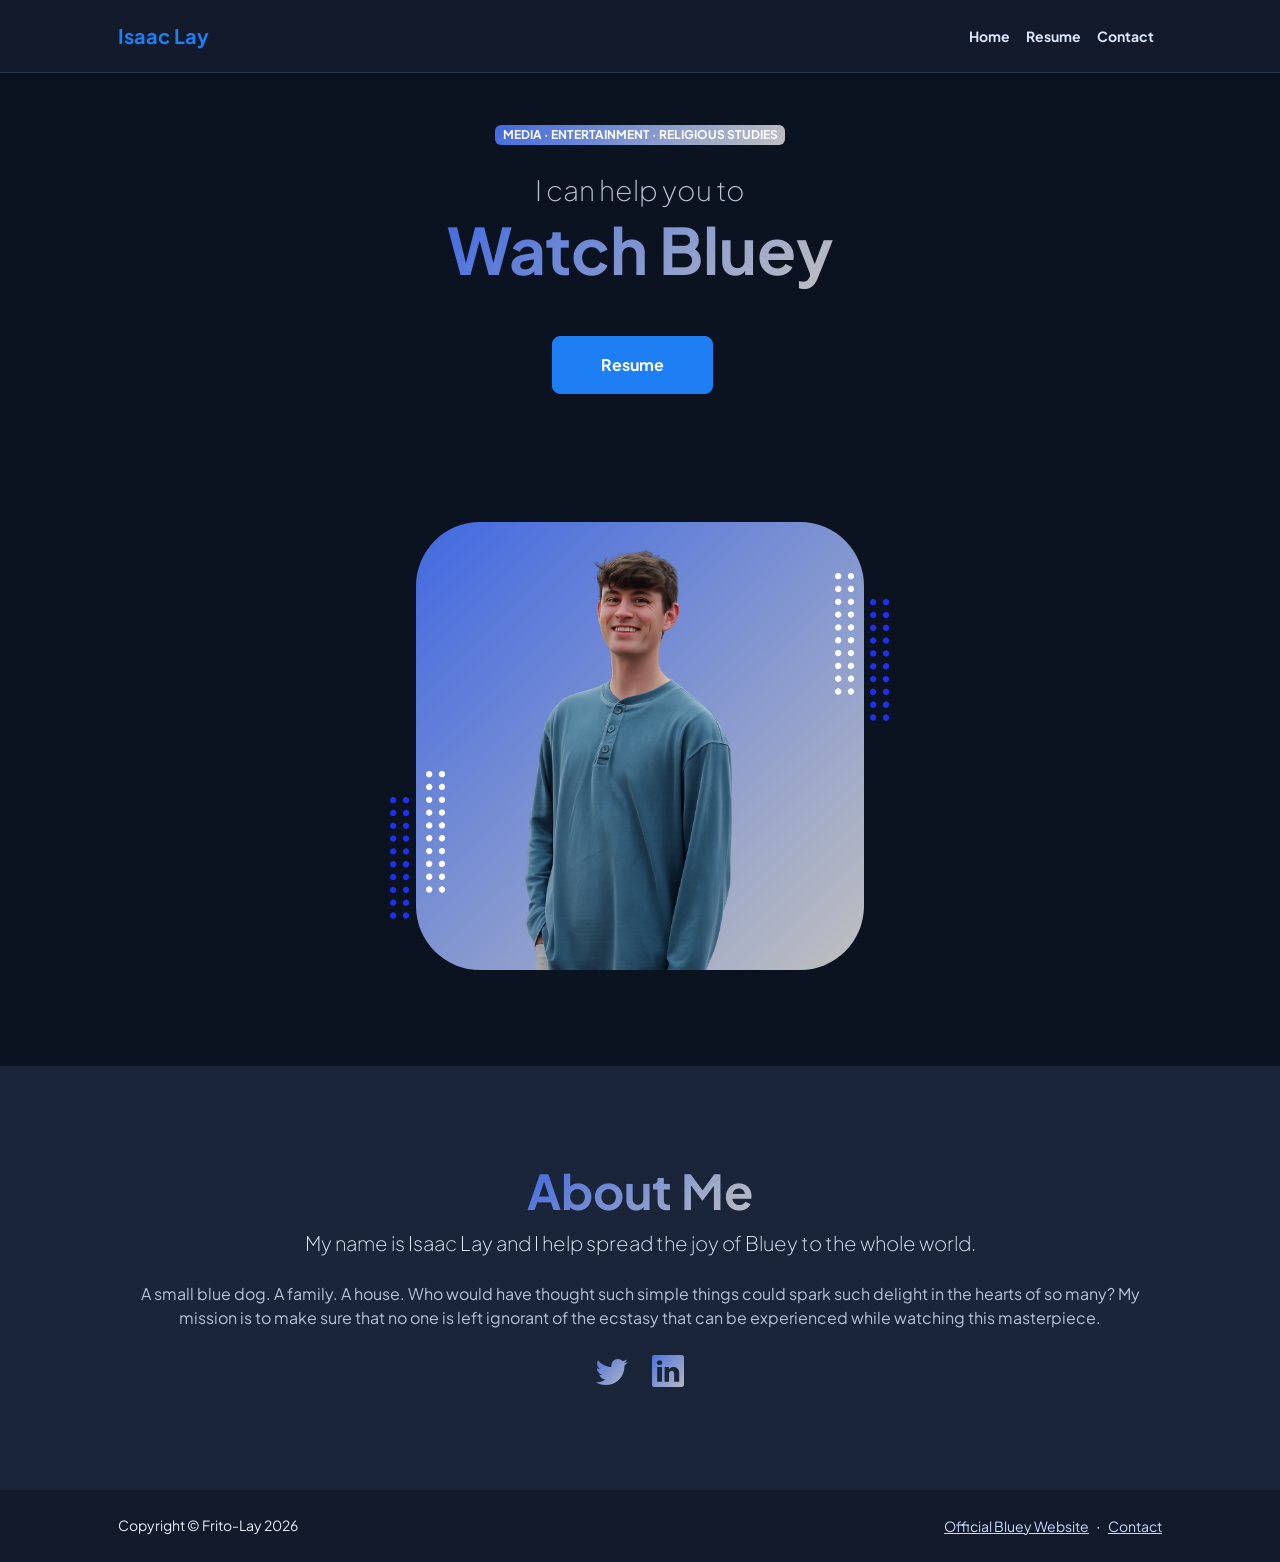
<file: index.html>
<!DOCTYPE html>
<html lang="en">
    <head>
        <meta charset="utf-8" />
        <meta name="viewport" content="width=device-width, initial-scale=1, shrink-to-fit=no" />
        <meta name="description" content="" />
        <meta name="author" content="" />
        <title>Isaac Lay</title>
        <!-- Favicon-->
        <link rel="icon" type="image/x-icon" href="assets/favicon.ico" />
        <!-- Custom Google font-->
        <link rel="preconnect" href="https://fonts.googleapis.com" />
        <link rel="preconnect" href="https://fonts.gstatic.com" crossorigin />
        <link href="https://fonts.googleapis.com/css2?family=Plus+Jakarta+Sans:wght@100;200;300;400;500;600;700;800;900&amp;display=swap" rel="stylesheet" />
        <!-- Bootstrap icons-->
        <link href="https://cdn.jsdelivr.net/npm/bootstrap-icons@1.8.1/font/bootstrap-icons.css" rel="stylesheet" />
        <!-- Core theme CSS (includes Bootstrap)-->
        <link href="css/styles.css" rel="stylesheet" />
    </head>
    <body class="d-flex flex-column h-100">
        <main class="flex-shrink-0">
            <!-- Navigation-->
            <nav class="navbar navbar-expand-lg navbar-light bg-white py-3">
                <div class="container px-5">
                    <a class="navbar-brand" href="index.html"><span class="fw-bolder text-primary">Isaac Lay</span></a>
                    <button class="navbar-toggler" type="button" data-bs-toggle="collapse" data-bs-target="#navbarSupportedContent" aria-controls="navbarSupportedContent" aria-expanded="false" aria-label="Toggle navigation"><span class="navbar-toggler-icon"></span></button>
                    <div class="collapse navbar-collapse" id="navbarSupportedContent">
                        <ul class="navbar-nav ms-auto mb-2 mb-lg-0 small fw-bolder">
                            <li class="nav-item"><a class="nav-link" href="index.html">Home</a></li>
                            <li class="nav-item"><a class="nav-link" href="resume.html">Resume</a></li>
                            <li class="nav-item"><a class="nav-link" href="contact.html">Contact</a></li>
                        </ul>
                    </div>
                </div>
            </nav>
            <!-- Header-->
            <header class="py-5">
                <div class="container px-5 pb-5">
                    <div class="row gx-5 align-items-center">
                        <div class="col-xxl-5">
                            <!-- Header text content-->
                            <div class="text-center text-xxl-start">
                                <div class="badge bg-gradient-primary-to-secondary text-white mb-4"><div class="text-uppercase">Media &middot; Entertainment &middot; Religious Studies</div></div>
                                <div class="fs-3 fw-light text-muted">I can help you to</div>
                                <h1 class="display-3 fw-bolder mb-5"><span class="text-gradient d-inline">Watch Bluey</span></h1>
                                <div class="d-grid gap-3 d-sm-flex justify-content-sm-center justify-content-xxl-start mb-3">
                                    <a class="btn btn-primary btn-lg px-5 py-3 me-sm-3 fs-6 fw-bolder" href="resume.html">Resume</a>
                                </div>
                            </div>
                        </div>
                        <div class="col-xxl-7">
                            <!-- Header profile picture-->
                            <div class="d-flex justify-content-center mt-5 mt-xxl-0">
                                <div class="profile bg-gradient-primary-to-secondary">
                                    <!-- TIP: For best results, use a photo with a transparent background like the demo example below-->
                                    <!-- Watch a tutorial on how to do this on YouTube (link)-->
                                    <img class="profile-img" src="images/me.png" alt="..."/>
                                    <div class="dots-1">
                                        <!-- SVG Dots-->
                                        <svg version="1.1" xmlns="http://www.w3.org/2000/svg" xmlns:xlink="http://www.w3.org/1999/xlink" x="0px" y="0px" viewBox="0 0 191.6 1215.4" style="enable-background: new 0 0 191.6 1215.4" xml:space="preserve">
                                            <g transform="translate(0.000000,1280.000000) scale(0.100000,-0.100000)">
                                                <path d="M227.7,12788.6c-105-35-200-141-222-248c-43-206,163-412,369-369c155,32,275,190,260,339c-11,105-90,213-190,262        C383.7,12801.6,289.7,12808.6,227.7,12788.6z"></path>
                                                <path d="M1507.7,12788.6c-151-50-253-216-222-362c25-119,136-230,254-255c194-41,395,142,375,339c-11,105-90,213-190,262        C1663.7,12801.6,1569.7,12808.6,1507.7,12788.6z"></path>
                                                <path d="M227.7,11508.6c-105-35-200-141-222-248c-43-206,163-412,369-369c155,32,275,190,260,339c-11,105-90,213-190,262        C383.7,11521.6,289.7,11528.6,227.7,11508.6z"></path>
                                                <path d="M1507.7,11508.6c-151-50-253-216-222-362c25-119,136-230,254-255c194-41,395,142,375,339c-11,105-90,213-190,262        C1663.7,11521.6,1569.7,11528.6,1507.7,11508.6z"></path>
                                                <path d="M227.7,10228.6c-105-35-200-141-222-248c-43-206,163-412,369-369c155,32,275,190,260,339c-11,105-90,213-190,262        C383.7,10241.6,289.7,10248.6,227.7,10228.6z"></path>
                                                <path d="M1507.7,10228.6c-105-35-200-141-222-248c-43-206,163-412,369-369c155,32,275,190,260,339c-11,105-90,213-190,262        C1663.7,10241.6,1569.7,10248.6,1507.7,10228.6z"></path>
                                                <path d="M227.7,8948.6c-105-35-200-141-222-248c-43-206,163-412,369-369c155,32,275,190,260,339c-11,105-90,213-190,262        C383.7,8961.6,289.7,8968.6,227.7,8948.6z"></path>
                                                <path d="M1507.7,8948.6c-105-35-200-141-222-248c-43-206,163-412,369-369c155,32,275,190,260,339c-11,105-90,213-190,262        C1663.7,8961.6,1569.7,8968.6,1507.7,8948.6z"></path>
                                                <path d="M227.7,7668.6c-105-35-200-141-222-248c-43-206,163-412,369-369c155,32,275,190,260,339c-11,105-90,213-190,262        C383.7,7681.6,289.7,7688.6,227.7,7668.6z"></path>
                                                <path d="M1507.7,7668.6c-105-35-200-141-222-248c-43-206,163-412,369-369c155,32,275,190,260,339c-11,105-90,213-190,262        C1663.7,7681.6,1569.7,7688.6,1507.7,7668.6z"></path>
                                                <path d="M227.7,6388.6c-105-35-200-141-222-248c-43-206,163-412,369-369c155,32,275,190,260,339c-11,105-90,213-190,262        C383.7,6401.6,289.7,6408.6,227.7,6388.6z"></path>
                                                <path d="M1507.7,6388.6c-105-35-200-141-222-248c-43-206,163-412,369-369c155,32,275,190,260,339c-11,105-90,213-190,262        C1663.7,6401.6,1569.7,6408.6,1507.7,6388.6z"></path>
                                                <path d="M227.7,5108.6c-105-35-200-141-222-248c-43-206,163-412,369-369c155,32,275,190,260,339c-11,105-90,213-190,262        C383.7,5121.6,289.7,5128.6,227.7,5108.6z"></path>
                                                <path d="M1507.7,5108.6c-105-35-200-141-222-248c-43-206,163-412,369-369c155,32,275,190,260,339c-11,105-90,213-190,262        C1663.7,5121.6,1569.7,5128.6,1507.7,5108.6z"></path>
                                                <path d="M227.7,3828.6c-105-35-200-141-222-248c-43-206,163-412,369-369c155,32,275,190,260,339c-11,105-90,213-190,262        C383.7,3841.6,289.7,3848.6,227.7,3828.6z"></path>
                                                <path d="M1507.7,3828.6c-105-35-200-141-222-248c-43-206,163-412,369-369c155,32,275,190,260,339c-11,105-90,213-190,262        C1663.7,3841.6,1569.7,3848.6,1507.7,3828.6z"></path>
                                                <path d="M227.7,2548.6c-105-35-200-141-222-248c-43-206,163-412,369-369c155,32,275,190,260,339c-11,105-90,213-190,262        C383.7,2561.6,289.7,2568.6,227.7,2548.6z"></path>
                                                <path d="M1507.7,2548.6c-105-35-200-141-222-248c-43-206,163-412,369-369c155,32,275,190,260,339c-11,105-90,213-190,262        C1663.7,2561.6,1569.7,2568.6,1507.7,2548.6z"></path>
                                                <path d="M227.7,1268.6c-105-35-200-141-222-248c-43-206,163-412,369-369c155,32,275,190,260,339c-11,105-90,213-190,262        C383.7,1281.6,289.7,1288.6,227.7,1268.6z"></path>
                                                <path d="M1507.7,1268.6c-105-35-200-141-222-248c-43-206,163-412,369-369c155,32,275,190,260,339c-11,105-90,213-190,262        C1663.7,1281.6,1569.7,1288.6,1507.7,1268.6z"></path>
                                            </g>
                                        </svg>
                                        <!-- END of SVG dots-->
                                    </div>
                                    <div class="dots-2">
                                        <!-- SVG Dots-->
                                        <svg version="1.1" xmlns="http://www.w3.org/2000/svg" xmlns:xlink="http://www.w3.org/1999/xlink" x="0px" y="0px" viewBox="0 0 191.6 1215.4" style="enable-background: new 0 0 191.6 1215.4" xml:space="preserve">
                                            <g transform="translate(0.000000,1280.000000) scale(0.100000,-0.100000)">
                                                <path d="M227.7,12788.6c-105-35-200-141-222-248c-43-206,163-412,369-369c155,32,275,190,260,339c-11,105-90,213-190,262        C383.7,12801.6,289.7,12808.6,227.7,12788.6z"></path>
                                                <path d="M1507.7,12788.6c-151-50-253-216-222-362c25-119,136-230,254-255c194-41,395,142,375,339c-11,105-90,213-190,262        C1663.7,12801.6,1569.7,12808.6,1507.7,12788.6z"></path>
                                                <path d="M227.7,11508.6c-105-35-200-141-222-248c-43-206,163-412,369-369c155,32,275,190,260,339c-11,105-90,213-190,262        C383.7,11521.6,289.7,11528.6,227.7,11508.6z"></path>
                                                <path d="M1507.7,11508.6c-151-50-253-216-222-362c25-119,136-230,254-255c194-41,395,142,375,339c-11,105-90,213-190,262        C1663.7,11521.6,1569.7,11528.6,1507.7,11508.6z"></path>
                                                <path d="M227.7,10228.6c-105-35-200-141-222-248c-43-206,163-412,369-369c155,32,275,190,260,339c-11,105-90,213-190,262        C383.7,10241.6,289.7,10248.6,227.7,10228.6z"></path>
                                                <path d="M1507.7,10228.6c-105-35-200-141-222-248c-43-206,163-412,369-369c155,32,275,190,260,339c-11,105-90,213-190,262        C1663.7,10241.6,1569.7,10248.6,1507.7,10228.6z"></path>
                                                <path d="M227.7,8948.6c-105-35-200-141-222-248c-43-206,163-412,369-369c155,32,275,190,260,339c-11,105-90,213-190,262        C383.7,8961.6,289.7,8968.6,227.7,8948.6z"></path>
                                                <path d="M1507.7,8948.6c-105-35-200-141-222-248c-43-206,163-412,369-369c155,32,275,190,260,339c-11,105-90,213-190,262        C1663.7,8961.6,1569.7,8968.6,1507.7,8948.6z"></path>
                                                <path d="M227.7,7668.6c-105-35-200-141-222-248c-43-206,163-412,369-369c155,32,275,190,260,339c-11,105-90,213-190,262        C383.7,7681.6,289.7,7688.6,227.7,7668.6z"></path>
                                                <path d="M1507.7,7668.6c-105-35-200-141-222-248c-43-206,163-412,369-369c155,32,275,190,260,339c-11,105-90,213-190,262        C1663.7,7681.6,1569.7,7688.6,1507.7,7668.6z"></path>
                                                <path d="M227.7,6388.6c-105-35-200-141-222-248c-43-206,163-412,369-369c155,32,275,190,260,339c-11,105-90,213-190,262        C383.7,6401.6,289.7,6408.6,227.7,6388.6z"></path>
                                                <path d="M1507.7,6388.6c-105-35-200-141-222-248c-43-206,163-412,369-369c155,32,275,190,260,339c-11,105-90,213-190,262        C1663.7,6401.6,1569.7,6408.6,1507.7,6388.6z"></path>
                                                <path d="M227.7,5108.6c-105-35-200-141-222-248c-43-206,163-412,369-369c155,32,275,190,260,339c-11,105-90,213-190,262        C383.7,5121.6,289.7,5128.6,227.7,5108.6z"></path>
                                                <path d="M1507.7,5108.6c-105-35-200-141-222-248c-43-206,163-412,369-369c155,32,275,190,260,339c-11,105-90,213-190,262        C1663.7,5121.6,1569.7,5128.6,1507.7,5108.6z"></path>
                                                <path d="M227.7,3828.6c-105-35-200-141-222-248c-43-206,163-412,369-369c155,32,275,190,260,339c-11,105-90,213-190,262        C383.7,3841.6,289.7,3848.6,227.7,3828.6z"></path>
                                                <path d="M1507.7,3828.6c-105-35-200-141-222-248c-43-206,163-412,369-369c155,32,275,190,260,339c-11,105-90,213-190,262        C1663.7,3841.6,1569.7,3848.6,1507.7,3828.6z"></path>
                                                <path d="M227.7,2548.6c-105-35-200-141-222-248c-43-206,163-412,369-369c155,32,275,190,260,339c-11,105-90,213-190,262        C383.7,2561.6,289.7,2568.6,227.7,2548.6z"></path>
                                                <path d="M1507.7,2548.6c-105-35-200-141-222-248c-43-206,163-412,369-369c155,32,275,190,260,339c-11,105-90,213-190,262        C1663.7,2561.6,1569.7,2568.6,1507.7,2548.6z"></path>
                                                <path d="M227.7,1268.6c-105-35-200-141-222-248c-43-206,163-412,369-369c155,32,275,190,260,339c-11,105-90,213-190,262        C383.7,1281.6,289.7,1288.6,227.7,1268.6z"></path>
                                                <path d="M1507.7,1268.6c-105-35-200-141-222-248c-43-206,163-412,369-369c155,32,275,190,260,339c-11,105-90,213-190,262        C1663.7,1281.6,1569.7,1288.6,1507.7,1268.6z"></path>
                                            </g>
                                        </svg>
                                        <!-- END of SVG dots-->
                                    </div>
                                    <div class="dots-3">
                                        <!-- SVG Dots-->
                                        <svg version="1.1" xmlns="http://www.w3.org/2000/svg" xmlns:xlink="http://www.w3.org/1999/xlink" x="0px" y="0px" viewBox="0 0 191.6 1215.4" style="enable-background: new 0 0 191.6 1215.4" xml:space="preserve">
                                            <g transform="translate(0.000000,1280.000000) scale(0.100000,-0.100000)">
                                                <path d="M227.7,12788.6c-105-35-200-141-222-248c-43-206,163-412,369-369c155,32,275,190,260,339c-11,105-90,213-190,262        C383.7,12801.6,289.7,12808.6,227.7,12788.6z"></path>
                                                <path d="M1507.7,12788.6c-151-50-253-216-222-362c25-119,136-230,254-255c194-41,395,142,375,339c-11,105-90,213-190,262        C1663.7,12801.6,1569.7,12808.6,1507.7,12788.6z"></path>
                                                <path d="M227.7,11508.6c-105-35-200-141-222-248c-43-206,163-412,369-369c155,32,275,190,260,339c-11,105-90,213-190,262        C383.7,11521.6,289.7,11528.6,227.7,11508.6z"></path>
                                                <path d="M1507.7,11508.6c-151-50-253-216-222-362c25-119,136-230,254-255c194-41,395,142,375,339c-11,105-90,213-190,262        C1663.7,11521.6,1569.7,11528.6,1507.7,11508.6z"></path>
                                                <path d="M227.7,10228.6c-105-35-200-141-222-248c-43-206,163-412,369-369c155,32,275,190,260,339c-11,105-90,213-190,262        C383.7,10241.6,289.7,10248.6,227.7,10228.6z"></path>
                                                <path d="M1507.7,10228.6c-105-35-200-141-222-248c-43-206,163-412,369-369c155,32,275,190,260,339c-11,105-90,213-190,262        C1663.7,10241.6,1569.7,10248.6,1507.7,10228.6z"></path>
                                                <path d="M227.7,8948.6c-105-35-200-141-222-248c-43-206,163-412,369-369c155,32,275,190,260,339c-11,105-90,213-190,262        C383.7,8961.6,289.7,8968.6,227.7,8948.6z"></path>
                                                <path d="M1507.7,8948.6c-105-35-200-141-222-248c-43-206,163-412,369-369c155,32,275,190,260,339c-11,105-90,213-190,262        C1663.7,8961.6,1569.7,8968.6,1507.7,8948.6z"></path>
                                                <path d="M227.7,7668.6c-105-35-200-141-222-248c-43-206,163-412,369-369c155,32,275,190,260,339c-11,105-90,213-190,262        C383.7,7681.6,289.7,7688.6,227.7,7668.6z"></path>
                                                <path d="M1507.7,7668.6c-105-35-200-141-222-248c-43-206,163-412,369-369c155,32,275,190,260,339c-11,105-90,213-190,262        C1663.7,7681.6,1569.7,7688.6,1507.7,7668.6z"></path>
                                                <path d="M227.7,6388.6c-105-35-200-141-222-248c-43-206,163-412,369-369c155,32,275,190,260,339c-11,105-90,213-190,262        C383.7,6401.6,289.7,6408.6,227.7,6388.6z"></path>
                                                <path d="M1507.7,6388.6c-105-35-200-141-222-248c-43-206,163-412,369-369c155,32,275,190,260,339c-11,105-90,213-190,262        C1663.7,6401.6,1569.7,6408.6,1507.7,6388.6z"></path>
                                                <path d="M227.7,5108.6c-105-35-200-141-222-248c-43-206,163-412,369-369c155,32,275,190,260,339c-11,105-90,213-190,262        C383.7,5121.6,289.7,5128.6,227.7,5108.6z"></path>
                                                <path d="M1507.7,5108.6c-105-35-200-141-222-248c-43-206,163-412,369-369c155,32,275,190,260,339c-11,105-90,213-190,262        C1663.7,5121.6,1569.7,5128.6,1507.7,5108.6z"></path>
                                                <path d="M227.7,3828.6c-105-35-200-141-222-248c-43-206,163-412,369-369c155,32,275,190,260,339c-11,105-90,213-190,262        C383.7,3841.6,289.7,3848.6,227.7,3828.6z"></path>
                                                <path d="M1507.7,3828.6c-105-35-200-141-222-248c-43-206,163-412,369-369c155,32,275,190,260,339c-11,105-90,213-190,262        C1663.7,3841.6,1569.7,3848.6,1507.7,3828.6z"></path>
                                                <path d="M227.7,2548.6c-105-35-200-141-222-248c-43-206,163-412,369-369c155,32,275,190,260,339c-11,105-90,213-190,262        C383.7,2561.6,289.7,2568.6,227.7,2548.6z"></path>
                                                <path d="M1507.7,2548.6c-105-35-200-141-222-248c-43-206,163-412,369-369c155,32,275,190,260,339c-11,105-90,213-190,262        C1663.7,2561.6,1569.7,2568.6,1507.7,2548.6z"></path>
                                                <path d="M227.7,1268.6c-105-35-200-141-222-248c-43-206,163-412,369-369c155,32,275,190,260,339c-11,105-90,213-190,262        C383.7,1281.6,289.7,1288.6,227.7,1268.6z"></path>
                                                <path d="M1507.7,1268.6c-105-35-200-141-222-248c-43-206,163-412,369-369c155,32,275,190,260,339c-11,105-90,213-190,262        C1663.7,1281.6,1569.7,1288.6,1507.7,1268.6z"></path>
                                            </g>
                                        </svg>
                                        <!-- END of SVG dots-->
                                    </div>
                                    <div class="dots-4">
                                        <!-- SVG Dots-->
                                        <svg version="1.1" xmlns="http://www.w3.org/2000/svg" xmlns:xlink="http://www.w3.org/1999/xlink" x="0px" y="0px" viewBox="0 0 191.6 1215.4" style="enable-background: new 0 0 191.6 1215.4" xml:space="preserve">
                                            <g transform="translate(0.000000,1280.000000) scale(0.100000,-0.100000)">
                                                <path d="M227.7,12788.6c-105-35-200-141-222-248c-43-206,163-412,369-369c155,32,275,190,260,339c-11,105-90,213-190,262        C383.7,12801.6,289.7,12808.6,227.7,12788.6z"></path>
                                                <path d="M1507.7,12788.6c-151-50-253-216-222-362c25-119,136-230,254-255c194-41,395,142,375,339c-11,105-90,213-190,262        C1663.7,12801.6,1569.7,12808.6,1507.7,12788.6z"></path>
                                                <path d="M227.7,11508.6c-105-35-200-141-222-248c-43-206,163-412,369-369c155,32,275,190,260,339c-11,105-90,213-190,262        C383.7,11521.6,289.7,11528.6,227.7,11508.6z"></path>
                                                <path d="M1507.7,11508.6c-151-50-253-216-222-362c25-119,136-230,254-255c194-41,395,142,375,339c-11,105-90,213-190,262        C1663.7,11521.6,1569.7,11528.6,1507.7,11508.6z"></path>
                                                <path d="M227.7,10228.6c-105-35-200-141-222-248c-43-206,163-412,369-369c155,32,275,190,260,339c-11,105-90,213-190,262        C383.7,10241.6,289.7,10248.6,227.7,10228.6z"></path>
                                                <path d="M1507.7,10228.6c-105-35-200-141-222-248c-43-206,163-412,369-369c155,32,275,190,260,339c-11,105-90,213-190,262        C1663.7,10241.6,1569.7,10248.6,1507.7,10228.6z"></path>
                                                <path d="M227.7,8948.6c-105-35-200-141-222-248c-43-206,163-412,369-369c155,32,275,190,260,339c-11,105-90,213-190,262        C383.7,8961.6,289.7,8968.6,227.7,8948.6z"></path>
                                                <path d="M1507.7,8948.6c-105-35-200-141-222-248c-43-206,163-412,369-369c155,32,275,190,260,339c-11,105-90,213-190,262        C1663.7,8961.6,1569.7,8968.6,1507.7,8948.6z"></path>
                                                <path d="M227.7,7668.6c-105-35-200-141-222-248c-43-206,163-412,369-369c155,32,275,190,260,339c-11,105-90,213-190,262        C383.7,7681.6,289.7,7688.6,227.7,7668.6z"></path>
                                                <path d="M1507.7,7668.6c-105-35-200-141-222-248c-43-206,163-412,369-369c155,32,275,190,260,339c-11,105-90,213-190,262        C1663.7,7681.6,1569.7,7688.6,1507.7,7668.6z"></path>
                                                <path d="M227.7,6388.6c-105-35-200-141-222-248c-43-206,163-412,369-369c155,32,275,190,260,339c-11,105-90,213-190,262        C383.7,6401.6,289.7,6408.6,227.7,6388.6z"></path>
                                                <path d="M1507.7,6388.6c-105-35-200-141-222-248c-43-206,163-412,369-369c155,32,275,190,260,339c-11,105-90,213-190,262        C1663.7,6401.6,1569.7,6408.6,1507.7,6388.6z"></path>
                                                <path d="M227.7,5108.6c-105-35-200-141-222-248c-43-206,163-412,369-369c155,32,275,190,260,339c-11,105-90,213-190,262        C383.7,5121.6,289.7,5128.6,227.7,5108.6z"></path>
                                                <path d="M1507.7,5108.6c-105-35-200-141-222-248c-43-206,163-412,369-369c155,32,275,190,260,339c-11,105-90,213-190,262        C1663.7,5121.6,1569.7,5128.6,1507.7,5108.6z"></path>
                                                <path d="M227.7,3828.6c-105-35-200-141-222-248c-43-206,163-412,369-369c155,32,275,190,260,339c-11,105-90,213-190,262        C383.7,3841.6,289.7,3848.6,227.7,3828.6z"></path>
                                                <path d="M1507.7,3828.6c-105-35-200-141-222-248c-43-206,163-412,369-369c155,32,275,190,260,339c-11,105-90,213-190,262        C1663.7,3841.6,1569.7,3848.6,1507.7,3828.6z"></path>
                                                <path d="M227.7,2548.6c-105-35-200-141-222-248c-43-206,163-412,369-369c155,32,275,190,260,339c-11,105-90,213-190,262        C383.7,2561.6,289.7,2568.6,227.7,2548.6z"></path>
                                                <path d="M1507.7,2548.6c-105-35-200-141-222-248c-43-206,163-412,369-369c155,32,275,190,260,339c-11,105-90,213-190,262        C1663.7,2561.6,1569.7,2568.6,1507.7,2548.6z"></path>
                                                <path d="M227.7,1268.6c-105-35-200-141-222-248c-43-206,163-412,369-369c155,32,275,190,260,339c-11,105-90,213-190,262        C383.7,1281.6,289.7,1288.6,227.7,1268.6z"></path>
                                                <path d="M1507.7,1268.6c-105-35-200-141-222-248c-43-206,163-412,369-369c155,32,275,190,260,339c-11,105-90,213-190,262        C1663.7,1281.6,1569.7,1288.6,1507.7,1268.6z"></path>
                                            </g>
                                        </svg>
                                        <!-- END of SVG dots-->
                                    </div>
                                </div>
                            </div>
                        </div>
                    </div>
                </div>
            </header>
            <!-- About Section-->
            <section class="bg-light py-5">
                <div class="container px-5">
                    <div class="row gx-5 justify-content-center">
                        <div class="col-xxl-8">
                            <div class="text-center my-5">
                                <h2 class="display-5 fw-bolder"><span class="text-gradient d-inline">About Me</span></h2>
                                <p class="lead fw-light mb-4">My name is Isaac Lay and I help spread the joy of Bluey to the whole world.</p>
                                <p class="text-muted">A small blue dog. A family. A house. Who would have thought such simple things could spark such delight in the hearts of so many? My mission is to make sure that no one is left ignorant of the ecstasy that can be experienced while watching this masterpiece.</p>
                                <div class="d-flex justify-content-center fs-2 gap-4">
                                    <a class="text-gradient" href="https://x.com"><i class="bi bi-twitter"></i></a>
                                    <a class="text-gradient" href="https://www.linkedin.com/in/isaac-lay-1b8014402/"><i class="bi bi-linkedin"></i></a>
                                </div>
                            </div>
                        </div>
                    </div>
                </div>
            </section>
        </main>
        <!-- Footer-->
        <footer class="bg-white py-4 mt-auto">
            <div class="container px-5">
                <div class="row align-items-center justify-content-between flex-column flex-sm-row">
                    <div class="col-auto"><div class="small m-0">Copyright &copy; Frito-Lay 2026</div></div>
                    <div class="col-auto">
                        <a class="small" href="https://www.bluey.tv">Official Bluey Website</a>
                        <span class="mx-1">&middot;</span>
                        <a class="small" href="contact.html">Contact</a>
                    </div>
                </div>
            </div>
        </footer>
        <!-- Bootstrap core JS-->
        <script src="https://cdn.jsdelivr.net/npm/bootstrap@5.2.3/dist/js/bootstrap.bundle.min.js"></script>
        <!-- Core theme JS-->
        <script src="js/scripts.js"></script>
    </body>
</html>
</file>
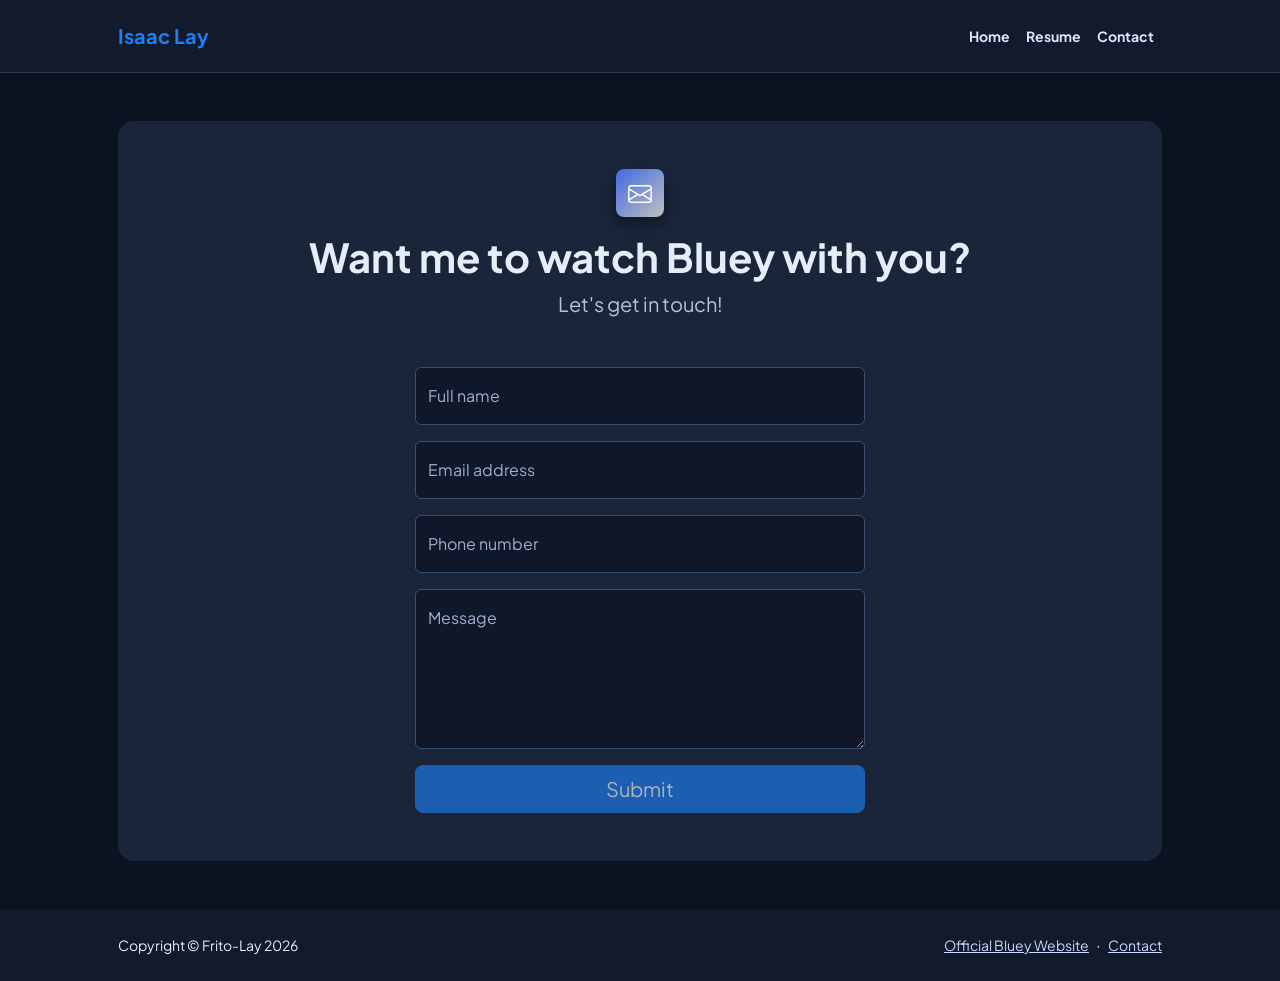
<file: contact.html>
<!DOCTYPE html>
<html lang="en">
    <head>
        <meta charset="utf-8" />
        <meta name="viewport" content="width=device-width, initial-scale=1, shrink-to-fit=no" />
        <meta name="description" content />
        <meta name="author" content />
        <title>Contact Me</title>
        <!-- Favicon-->
        <link rel="icon" type="image/x-icon" href="assets/favicon.ico" />
        <!-- Custom Google font-->
        <link rel="preconnect" href="https://fonts.googleapis.com" />
        <link rel="preconnect" href="https://fonts.gstatic.com" crossorigin />
        <link href="https://fonts.googleapis.com/css2?family=Plus+Jakarta+Sans:wght@100;200;300;400;500;600;700;800;900&amp;display=swap" rel="stylesheet" />
        <!-- Bootstrap icons-->
        <link href="https://cdn.jsdelivr.net/npm/bootstrap-icons@1.8.1/font/bootstrap-icons.css" rel="stylesheet" />
        <!-- Core theme CSS (includes Bootstrap)-->
        <link href="css/styles.css" rel="stylesheet" />
    </head>
    <body class="d-flex flex-column">
        <main class="flex-shrink-0">
            <!-- Navigation-->
            <nav class="navbar navbar-expand-lg navbar-light bg-white py-3">
                <div class="container px-5">
                    <a class="navbar-brand" href="index.html"><span class="fw-bolder text-primary">Isaac Lay</span></a>
                    <button class="navbar-toggler" type="button" data-bs-toggle="collapse" data-bs-target="#navbarSupportedContent" aria-controls="navbarSupportedContent" aria-expanded="false" aria-label="Toggle navigation"><span class="navbar-toggler-icon"></span></button>
                    <div class="collapse navbar-collapse" id="navbarSupportedContent">
                        <ul class="navbar-nav ms-auto mb-2 mb-lg-0 small fw-bolder">
                            <li class="nav-item"><a class="nav-link" href="index.html">Home</a></li>
                            <li class="nav-item"><a class="nav-link" href="resume.html">Resume</a></li>
                            <li class="nav-item"><a class="nav-link" href="contact.html">Contact</a></li>
                        </ul>
                    </div>
                </div>
            </nav>
            <!-- Page content-->
            <section class="py-5">
                <div class="container px-5">
                    <!-- Contact form-->
                    <div class="bg-light rounded-4 py-5 px-4 px-md-5">
                        <div class="text-center mb-5">
                            <div class="feature bg-primary bg-gradient-primary-to-secondary text-white rounded-3 mb-3"><i class="bi bi-envelope"></i></div>
                            <h1 class="fw-bolder">Want me to watch Bluey with you?</h1>
                            <p class="lead fw-normal text-muted mb-0">Let's get in touch!</p>
                        </div>
                        <div class="row gx-5 justify-content-center">
                            <div class="col-lg-8 col-xl-6">
                                <!-- * * * * * * * * * * * * * * *-->
                                <!-- * * SB Forms Contact Form * *-->
                                <!-- * * * * * * * * * * * * * * *-->
                                <!-- This form is pre-integrated with SB Forms.-->
                                <!-- To make this form functional, sign up at-->
                                <!-- https://startbootstrap.com/solution/contact-forms-->
                                <!-- to get an API token!-->
                                <form id="contactForm" data-sb-form-api-token="API_TOKEN">
                                    <!-- Name input-->
                                    <div class="form-floating mb-3">
                                        <input class="form-control" id="name" type="text" placeholder="Enter your name..." data-sb-validations="required" />
                                        <label for="name">Full name</label>
                                        <div class="invalid-feedback" data-sb-feedback="name:required">A name is required.</div>
                                    </div>
                                    <!-- Email address input-->
                                    <div class="form-floating mb-3">
                                        <input class="form-control" id="email" type="email" placeholder="name@example.com" data-sb-validations="required,email" />
                                        <label for="email">Email address</label>
                                        <div class="invalid-feedback" data-sb-feedback="email:required">An email is required.</div>
                                        <div class="invalid-feedback" data-sb-feedback="email:email">Email is not valid.</div>
                                    </div>
                                    <!-- Phone number input-->
                                    <div class="form-floating mb-3">
                                        <input class="form-control" id="phone" type="tel" placeholder="(123) 456-7890" data-sb-validations="required" />
                                        <label for="phone">Phone number</label>
                                        <div class="invalid-feedback" data-sb-feedback="phone:required">A phone number is required.</div>
                                    </div>
                                    <!-- Message input-->
                                    <div class="form-floating mb-3">
                                        <textarea class="form-control" id="message" type="text" placeholder="Enter your message here..." style="height: 10rem" data-sb-validations="required"></textarea>
                                        <label for="message">Message</label>
                                        <div class="invalid-feedback" data-sb-feedback="message:required">A message is required.</div>
                                    </div>
                                    <!-- Submit success message-->
                                    <!---->
                                    <!-- This is what your users will see when the form-->
                                    <!-- has successfully submitted-->
                                    <div class="d-none" id="submitSuccessMessage">
                                        <div class="text-center mb-3">
                                            <div class="fw-bolder">Form submission successful!</div>
                                            To activate this form, sign up at
                                            <br />
                                            <a href="https://startbootstrap.com/solution/contact-forms">https://startbootstrap.com/solution/contact-forms</a>
                                        </div>
                                    </div>
                                    <!-- Submit error message-->
                                    <!---->
                                    <!-- This is what your users will see when there is-->
                                    <!-- an error submitting the form-->
                                    <div class="d-none" id="submitErrorMessage"><div class="text-center text-danger mb-3">Error sending message!</div></div>
                                    <!-- Submit Button-->
                                    <div class="d-grid"><button class="btn btn-primary btn-lg disabled" id="submitButton" type="submit">Submit</button></div>
                                </form>
                            </div>
                        </div>
                    </div>
                </div>
            </section>
        </main>
        <!-- Footer-->
        <footer class="bg-white py-4 mt-auto">
            <div class="container px-5">
                <div class="row align-items-center justify-content-between flex-column flex-sm-row">
                    <div class="col-auto"><div class="small m-0">Copyright &copy; Frito-Lay 2026</div></div>
                    <div class="col-auto">
                        <a class="small" href="https://www.bluey.tv">Official Bluey Website</a>
                        <span class="mx-1">&middot;</span>
                        <a class="small" href="contact.html">Contact</a>
                    </div>
                </div>
            </div>
        </footer>
        <!-- Bootstrap core JS-->
        <script src="https://cdn.jsdelivr.net/npm/bootstrap@5.2.3/dist/js/bootstrap.bundle.min.js"></script>
        <!-- Core theme JS-->
        <script src="js/scripts.js"></script>
        <!-- * * * * * * * * * * * * * * * * * * * * * * * * * * * * * * * * * * * * * * * *-->
        <!-- * *                               SB Forms JS                               * *-->
        <!-- * * Activate your form at https://startbootstrap.com/solution/contact-forms * *-->
        <!-- * * * * * * * * * * * * * * * * * * * * * * * * * * * * * * * * * * * * * * * *-->
        <script src="https://cdn.startbootstrap.com/sb-forms-latest.js"></script>
    </body>
</html>
</file>
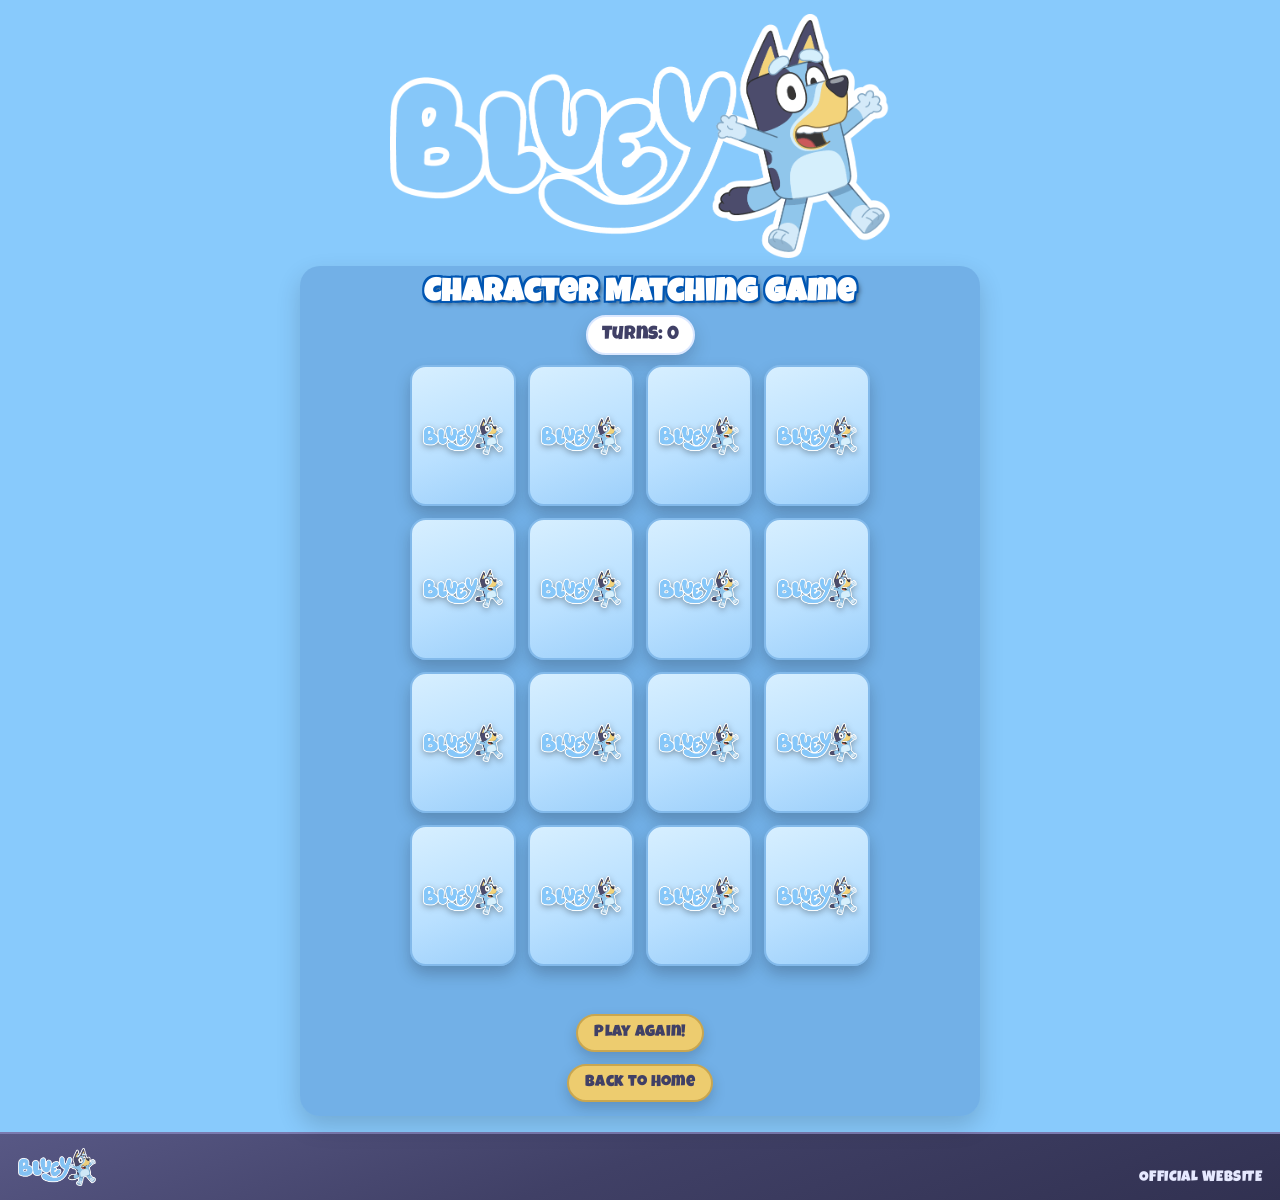
<file: matching.html>
<!DOCTYPE html>
<html lang="en">
<head>

  <meta charset="utf-8">
  <meta name="viewport" content="width=device-width, initial-scale=1">
  <title>Bluey Character Matching Game</title>
  <link rel="preconnect" href="https://fonts.googleapis.com">
    <link rel="preconnect" href="https://fonts.gstatic.com" crossorigin>
    <link href="https://fonts.googleapis.com/css2?family=Luckiest+Guy&display=swap" rel="stylesheet">
  <style>
    :root {
      --sky-blue: rgb(136, 202, 252);
      --outline-blue: #0056b3;
      --footer-deep: #313151;
      --footer-mid: #404066;
      --footer-light: #585885;
      --tile-shadow: rgba(0, 0, 0, 0.22);
      --match-gold: #edcc6f;
    }

    * {
      box-sizing: border-box;
    }

    body {
      margin: 0;
      min-height: 100vh;
      background-color: var(--sky-blue);
      color: #fff;
      font-family: "Luckiest Guy", "Trebuchet MS", "Segoe UI", sans-serif;
      overflow-x: hidden;
    }

    .site-frame {
      min-height: 100vh;
      display: flex;
      flex-direction: column;
    }

    header {
      display: flex;
      align-items: center;
      justify-content: center;
      padding: 14px 12px 4px;
    }

    .header-logo {
      width: min(500px, 92vw);
      height: auto;
    }

    h1,
    h2 {
      margin: 0;
      text-align: center;
      color: #fff;
      text-shadow:
        -2px -2px 0 var(--outline-blue),
        2px -2px 0 var(--outline-blue),
        -2px 2px 0 var(--outline-blue),
        2px 2px 0 var(--outline-blue),
        3px 3px 5px rgba(0, 0, 0, 0.5);
      letter-spacing: 0.03em;
    }

    .game-shell {
      width: min(680px, 94vw);
      margin: 4px auto 16px;
      padding: 12px 10px 14px;
      border-radius: 20px;
      background: rgba(34, 76, 150, 0.2);
      box-shadow: 0 10px 24px rgba(0, 0, 0, 0.16);
      backdrop-filter: blur(1px);
      flex: 1;
    }

    .hud {
      display: flex;
      justify-content: center;
      margin: 4px 0 10px;
    }

    .turn-counter {
      background: #ffffff;
      color: #404066;
      border-radius: 999px;
      padding: 8px 14px;
      font-size: clamp(1rem, 2.2vw, 1.2rem);
      box-shadow: 0 8px 18px rgba(0, 0, 0, 0.18);
      border: 2px solid #dbe8ff;
    }

    .game-grid {
      width: min(460px, 100%);
      margin: 0 auto;
      display: grid;
      grid-template-columns: repeat(4, minmax(56px, 1fr));
      gap: clamp(8px, 1.2vw, 12px);
      perspective: 1000px;
    }

    .tile {
      position: relative;
      width: 100%;
      aspect-ratio: 3 / 4;
      border: 0;
      background: transparent;
      padding: 0;
      cursor: pointer;
      transform-style: preserve-3d;
      transition: transform 0.2s ease;
      border-radius: 16px;
    }

    .tile:hover:not(.is-flipped):not(.is-matched),
    .tile:focus-visible:not(.is-flipped):not(.is-matched) {
      transform: translateY(-5px);
      outline: none;
    }

    .tile-face {
      position: absolute;
      inset: 0;
      display: flex;
      align-items: center;
      justify-content: center;
      border-radius: 16px;
      backface-visibility: hidden;
      overflow: hidden;
      box-shadow: 0 8px 16px var(--tile-shadow);
    }

    .tile-front {
      transform: rotateY(180deg);
      background: linear-gradient(160deg, #ffffff 0%, #c8e5ff 100%);
      border: 2px solid #d0e7ff;
    }

    .tile-back {
      background: linear-gradient(160deg, #d7efff 0%, #b9e0ff 58%, #9ccffa 100%);
      border: 2px solid #82b9ea;
    }

    .tile-front img,
    .tile-back img {
      width: 100%;
      height: 100%;
      object-fit: cover;
    }

    .tile-back img {
      width: 78%;
      height: 78%;
      object-fit: contain;
      filter: drop-shadow(0 2px 3px rgba(0, 0, 0, 0.3));
    }

    .tile-inner {
      position: absolute;
      inset: 0;
      transform-style: preserve-3d;
      transition: transform 0.55s ease;
      border-radius: 16px;
    }

    .tile.is-flipped .tile-inner,
    .tile.is-matched .tile-inner {
      transform: rotateY(180deg);
    }

    .tile.is-matched {
      cursor: default;
    }

    .tile.is-matched .tile-front {
      box-shadow: 0 0 0 3px rgba(237, 204, 111, 0.65), 0 8px 18px var(--tile-shadow);
    }

    .status {
      margin: 10px 0 0;
      text-align: center;
      min-height: 26px;
      font-size: clamp(1rem, 2.6vw, 1.2rem);
      text-shadow:
        -1px -1px 0 var(--outline-blue),
        1px -1px 0 var(--outline-blue),
        -1px 1px 0 var(--outline-blue),
        1px 1px 0 var(--outline-blue);
    }

    .status.is-win {
      color: var(--match-gold);
      text-shadow:
        -1px -1px 0 #7a5d14,
        1px -1px 0 #7a5d14,
        -1px 1px 0 #7a5d14,
        1px 1px 0 #7a5d14;
    }

    .back-home {
      display: block;
      width: fit-content;
      margin: 12px auto 0;
      padding: 9px 16px;
      border-radius: 999px;
      border: 2px solid #c9a64f;
      background-color: #edcc6f;
      color: #404066;
      text-decoration: none;
      letter-spacing: 0.02em;
      box-shadow: 0 6px 14px rgba(0, 0, 0, 0.18);
      transition: transform 0.2s ease, box-shadow 0.2s ease, filter 0.2s ease;
    }

    .back-home:hover,
    .back-home:focus-visible {
      transform: translateY(-2px);
      box-shadow: 0 10px 18px rgba(0, 0, 0, 0.24);
      filter: brightness(1.04);
      outline: none;
    }

    button.back-home {
      font-family: inherit;
      cursor: pointer;
      font-size: inherit;
    }

    .site-footer {
      margin-top: auto;
      padding: 14px 18px;
      display: flex;
      align-items: flex-end;
      justify-content: space-between;
      gap: 16px;
      background: linear-gradient(160deg, var(--footer-light) 0%, var(--footer-mid) 48%, var(--footer-deep) 100%);
      border-top: 2px solid #7a7ab0;
    }

    .footer-logo {
      width: 78px;
      height: auto;
      opacity: 0.96;
    }

    .footer-links a {
      font-size: 0.95rem;
      letter-spacing: 0.03em;
      text-transform: uppercase;
      color: #e6e9ff;
      text-decoration: none;
      padding-bottom: 2px;
      border-bottom: 1px solid transparent;
      transition: color 0.2s ease, border-color 0.2s ease;
    }

    .footer-links a:hover,
    .footer-links a:focus-visible {
      color: #ffffff;
      border-bottom-color: #b8c2ff;
      outline: none;
    }

    @media (max-width: 640px) {
      .game-shell {
        padding: 14px 10px 18px;
        border-radius: 18px;
      }

      .game-grid {
        gap: 10px;
      }

      .site-footer {
        padding: 16px 14px;
      }

      .footer-logo {
        width: 74px;
      }
      .button-row {
        display: flex;
        justify-content: center;
        align-items: center;
        gap: 10px;
        margin-top: 12px;
      }
      .button-row .back-home {
        display: inline-flex;     /* overrides block */
        align-items: center;
        justify-content: center;
        margin: 0;                /* remove auto-centering ONLY here */
      }
      .play-again {
        padding: 9px 16px;
        border-radius: 999px;
        border: 2px solid #4fa6c9;
        background-color: #88cafc;
        color: #404066;
        cursor: pointer;
        box-shadow: 0 6px 14px rgba(0, 0, 0, 0.18);
        transition: transform 0.2s ease, box-shadow 0.2s ease, filter 0.2s ease;
      }
      .play-again:hover {
        transform: translateY(-2px);
        box-shadow: 0 10px 18px rgba(0, 0, 0, 0.24);
      }
    }
  </style>
</head>
<body>
  <div class="site-frame">
    <header>
      <img class="header-logo" src="images/bluey_logo.png" alt="Bluey logo">
    </header>

    <main class="game-shell" aria-label="Bluey Character Matching Game">
      <h1>Character Matching Game</h1>
      <div class="hud">
        <div class="turn-counter" id="turnCounter" aria-live="polite">Turns: 0</div>
      </div>
      <section class="game-grid" id="gameGrid" aria-label="4 by 4 matching game board"></section>
      <p class="status" id="statusMessage" aria-live="polite"></p>
    <div class="button-row">
      <button class="back-home" id="playAgainBtn">Play Again!</button>
      <a class="back-home" href="scratch.html">Back to Home</a>
    </div>    
  </main>

    <footer class="site-footer">
      <img class="footer-logo" src="images/bluey_logo.png" alt="Bluey mini logo">
      <nav class="footer-links" aria-label="Footer links">
        <a href="https://www.bluey.tv" target="_blank" rel="noopener noreferrer">Official Website</a>
      </nav>
    </footer>
  </div>

  <script>
    const characterCards = [
      { name: "Bluey", image: "images/bluey.png" },
      { name: "Bingo", image: "images/Bingo_Website.webp" },
      { name: "Chilli", image: "images/Chilli_Website.webp" },
      { name: "Bandit", image: "images/bandit.webp" },
      { name: "Mackenzie", image: "images/Mackenzie.webp" },
      { name: "Lucky", image: "images/lucky.png" },
      { name: "Coco", image: "images/coco.webp" },
      { name: "Jean Luc", image: "images/jean-luc.png" }
    ];

    const grid = document.getElementById("gameGrid");
    const turnCounter = document.getElementById("turnCounter");
    const statusMessage = document.getElementById("statusMessage");

    let turns = 0;
    let firstPick = null;
    let secondPick = null;
    let lockBoard = false;
    let matchesFound = 0;

    function shuffleCards(cards) {
      const copy = [...cards];
      for (let i = copy.length - 1; i > 0; i -= 1) {
        const j = Math.floor(Math.random() * (i + 1));
        [copy[i], copy[j]] = [copy[j], copy[i]];
      }
      return copy;
    }

    function updateTurns() {
      turnCounter.textContent = `Turns: ${turns}`;
    }

    function createBoard() {
      const deck = shuffleCards([...characterCards, ...characterCards]);
      deck.forEach((cardData, index) => {
        const tile = document.createElement("button");
        tile.type = "button";
        tile.className = "tile";
        tile.setAttribute("aria-label", `Hidden tile ${index + 1}`);
        tile.dataset.name = cardData.name;

        tile.innerHTML = `
          <span class="tile-inner">
            <span class="tile-face tile-front">
              <img src="${cardData.image}" alt="${cardData.name}">
            </span>
            <span class="tile-face tile-back">
              <img src="images/bluey_logo.png" alt="Bluey logo card back">
            </span>
          </span>
        `;

        tile.addEventListener("click", handleTileClick);
        grid.appendChild(tile);
      });
    }

    function handleTileClick(event) {
      const clickedTile = event.currentTarget;

      if (lockBoard || clickedTile === firstPick || clickedTile.classList.contains("is-matched")) {
        return;
      }

      clickedTile.classList.add("is-flipped");

      if (!firstPick) {
        firstPick = clickedTile;
        return;
      }

      secondPick = clickedTile;
      turns += 1;
      updateTurns();
      checkMatch();
    }

    function checkMatch() {
      if (!firstPick || !secondPick) {
        return;
      }

      const isMatch = firstPick.dataset.name === secondPick.dataset.name;

      if (isMatch) {
        firstPick.classList.add("is-matched");
        secondPick.classList.add("is-matched");
        matchesFound += 1;
        resetTurn();

        if (matchesFound === characterCards.length) {
          statusMessage.textContent = `You matched all 8 pairs in ${turns} turns!`;
          statusMessage.classList.add("is-win");
        }
      } else {
        lockBoard = true;
        setTimeout(() => {
          firstPick.classList.remove("is-flipped");
          secondPick.classList.remove("is-flipped");
          resetTurn();
        }, 900);
      }
    }

    function resetTurn() {
      [firstPick, secondPick] = [null, null];
      lockBoard = false;
    }
    document.getElementById("playAgainBtn").addEventListener("click", () => {
      grid.innerHTML = "";
      turns = 0;
      matchesFound = 0;
      statusMessage.textContent = "";
      statusMessage.classList.remove("is-win");
      updateTurns();
      createBoard();
    });
    createBoard();
    updateTurns();
  </script>
</body>
</html>
</file>
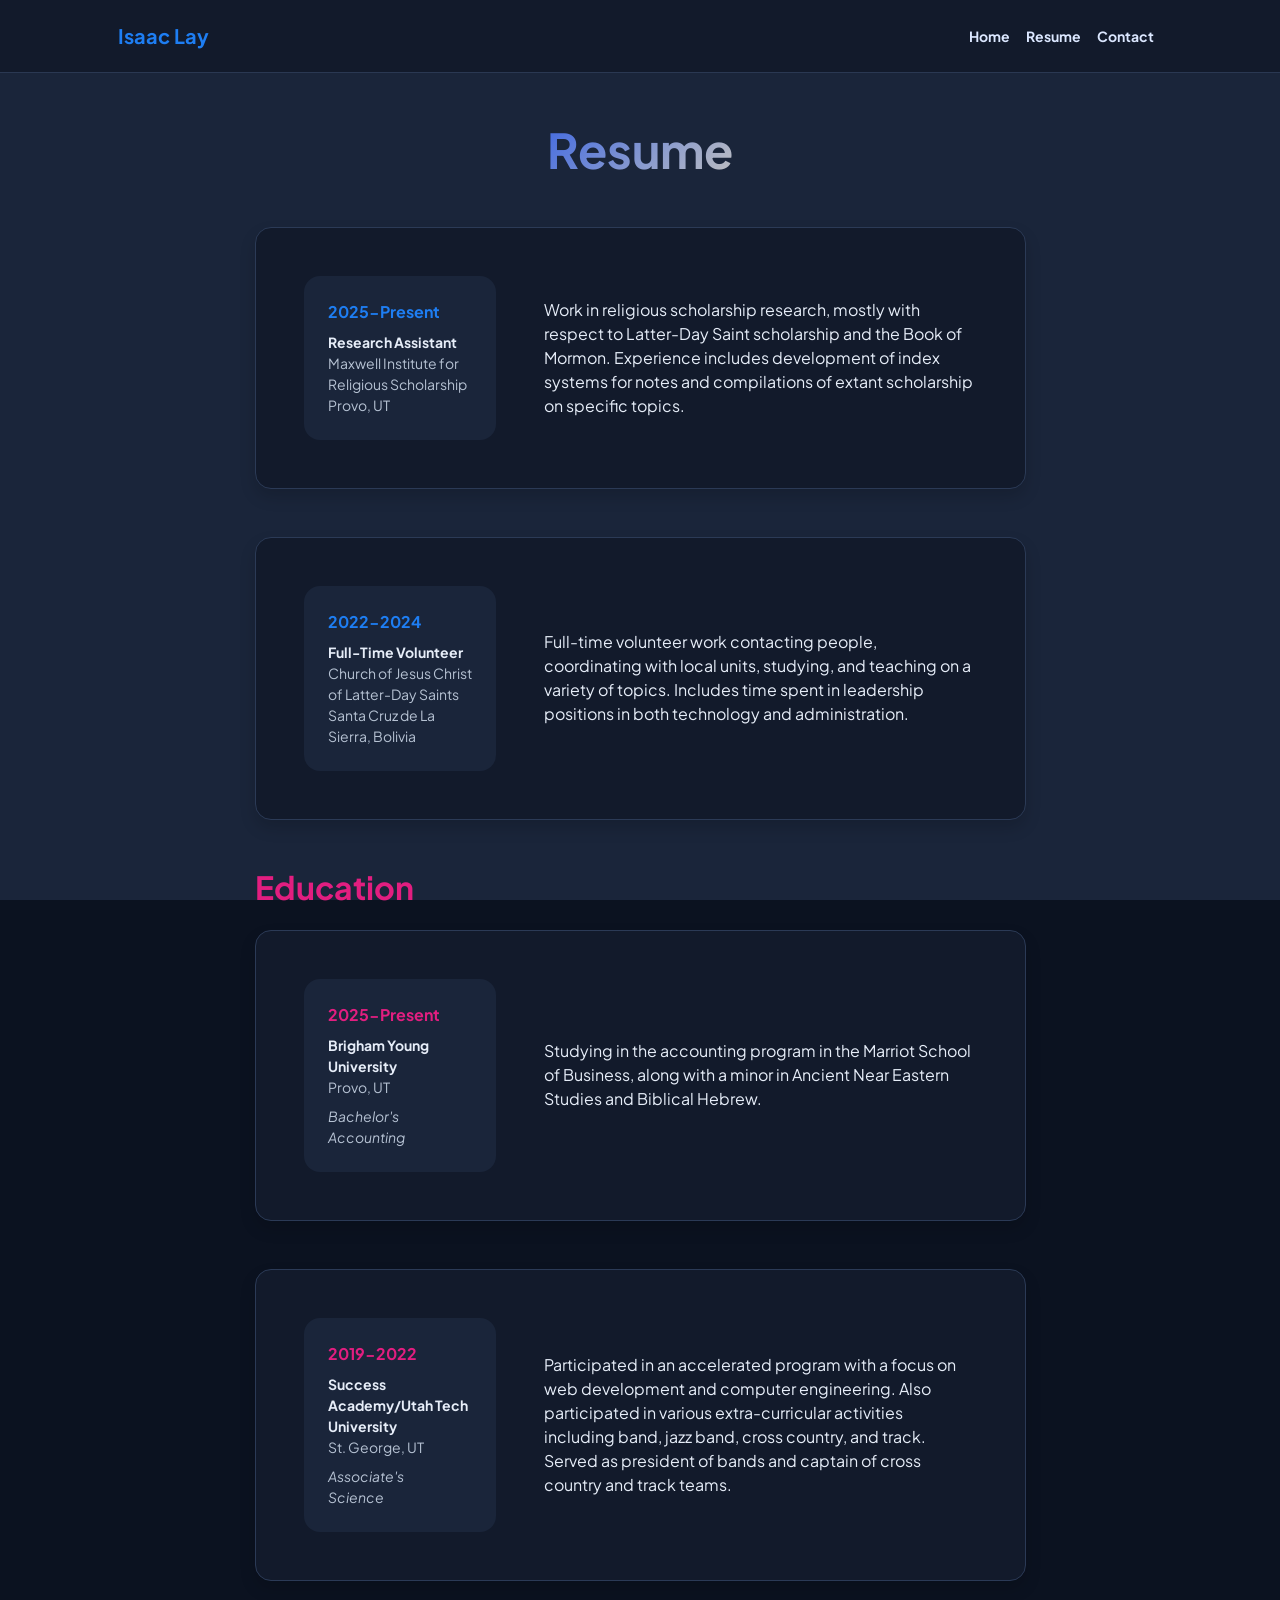
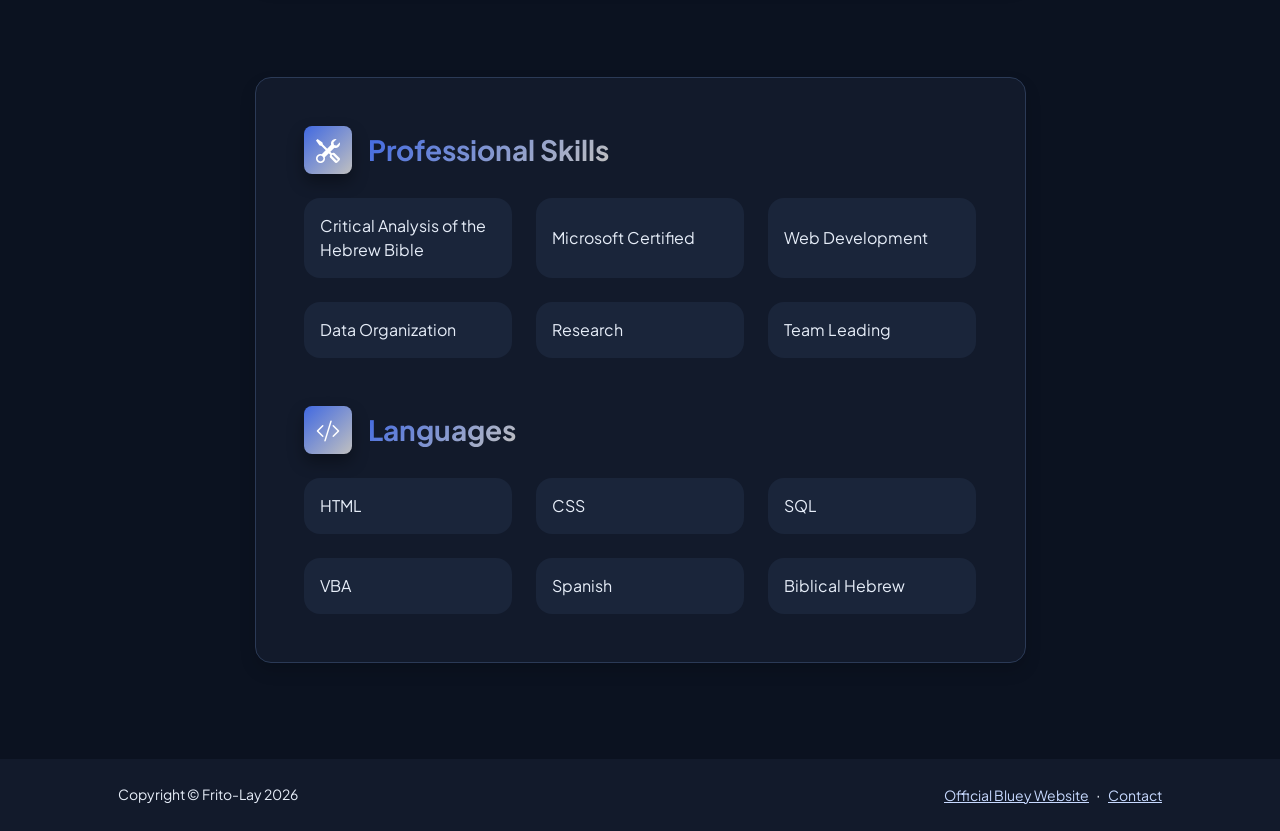
<file: resume.html>
<!DOCTYPE html>
<html lang="en">
    <head>
        <meta charset="utf-8" />
        <meta name="viewport" content="width=device-width, initial-scale=1, shrink-to-fit=no" />
        <meta name="description" content="" />
        <meta name="author" content="" />
        <title>Isaac Lay--Resume</title>
        <!-- Favicon-->
        <link rel="icon" type="image/x-icon" href="assets/favicon.ico" />
        <!-- Custom Google font-->
        <link rel="preconnect" href="https://fonts.googleapis.com" />
        <link rel="preconnect" href="https://fonts.gstatic.com" crossorigin />
        <link href="https://fonts.googleapis.com/css2?family=Plus+Jakarta+Sans:wght@100;200;300;400;500;600;700;800;900&amp;display=swap" rel="stylesheet" />
        <!-- Bootstrap icons-->
        <link href="https://cdn.jsdelivr.net/npm/bootstrap-icons@1.8.1/font/bootstrap-icons.css" rel="stylesheet" />
        <!-- Core theme CSS (includes Bootstrap)-->
        <link href="css/styles.css" rel="stylesheet" />
    </head>
    <body class="d-flex flex-column h-100 bg-light">
        <main class="flex-shrink-0">
            <!-- Navigation-->
            <nav class="navbar navbar-expand-lg navbar-light bg-white py-3">
                <div class="container px-5">
                    <a class="navbar-brand" href="index.html"><span class="fw-bolder text-primary">Isaac Lay</span></a>
                    <button class="navbar-toggler" type="button" data-bs-toggle="collapse" data-bs-target="#navbarSupportedContent" aria-controls="navbarSupportedContent" aria-expanded="false" aria-label="Toggle navigation"><span class="navbar-toggler-icon"></span></button>
                    <div class="collapse navbar-collapse" id="navbarSupportedContent">
                        <ul class="navbar-nav ms-auto mb-2 mb-lg-0 small fw-bolder">
                            <li class="nav-item"><a class="nav-link" href="index.html">Home</a></li>
                            <li class="nav-item"><a class="nav-link" href="resume.html">Resume</a></li>
                            <li class="nav-item"><a class="nav-link" href="contact.html">Contact</a></li>
                        </ul>
                    </div>
                </div>
            </nav>
            <!-- Page Content-->
            <div class="container px-5 my-5">
                <div class="text-center mb-5">
                    <h1 class="display-5 fw-bolder mb-0"><span class="text-gradient d-inline">Resume</span></h1>
                </div>
                <div class="row gx-5 justify-content-center">
                    <div class="col-lg-11 col-xl-9 col-xxl-8">
                        <!-- Experience Section-->
                        <section>

                            <!-- Experience Card 1-->
                            <div class="card shadow border-0 rounded-4 mb-5">
                                <div class="card-body p-5">
                                    <div class="row align-items-center gx-5">
                                        <div class="col text-center text-lg-start mb-4 mb-lg-0">
                                            <div class="bg-light p-4 rounded-4">
                                                <div class="text-primary fw-bolder mb-2">2025-Present</div>
                                                <div class="small fw-bolder">Research Assistant</div>
                                                <div class="small text-muted">Maxwell Institute for Religious Scholarship</div>
                                                <div class="small text-muted">Provo, UT</div>
                                            </div>
                                        </div>
                                        <div class="col-lg-8"><div>Work in religious scholarship research, mostly with respect to Latter-Day Saint scholarship and the Book of Mormon. Experience includes development of index systems for notes and compilations of extant scholarship on specific topics.</div></div>
                                    </div>
                                </div>
                            </div>
                            <!-- Experience Card 2-->
                            <div class="card shadow border-0 rounded-4 mb-5">
                                <div class="card-body p-5">
                                    <div class="row align-items-center gx-5">
                                        <div class="col text-center text-lg-start mb-4 mb-lg-0">
                                            <div class="bg-light p-4 rounded-4">
                                                <div class="text-primary fw-bolder mb-2">2022-2024</div>
                                                <div class="small fw-bolder">Full-Time Volunteer</div>
                                                <div class="small text-muted">Church of Jesus Christ of Latter-Day Saints</div>
                                                <div class="small text-muted">Santa Cruz de La Sierra, Bolivia</div>
                                            </div>
                                        </div>
                                        <div class="col-lg-8"><div>Full-time volunteer work contacting people, coordinating with local units, studying, and teaching on a variety of topics. Includes time spent in leadership positions in both technology and administration.</div></div>
                                    </div>
                                </div>
                            </div>
                        </section>
                        <!-- Education Section-->
                        <section>
                            <h2 class="text-secondary fw-bolder mb-4">Education</h2>
                            <!-- Education Card 1-->
                            <div class="card shadow border-0 rounded-4 mb-5">
                                <div class="card-body p-5">
                                    <div class="row align-items-center gx-5">
                                        <div class="col text-center text-lg-start mb-4 mb-lg-0">
                                            <div class="bg-light p-4 rounded-4">
                                                <div class="text-secondary fw-bolder mb-2">2025-Present</div>
                                                <div class="mb-2">
                                                    <div class="small fw-bolder">Brigham Young University</div>
                                                    <div class="small text-muted">Provo, UT</div>
                                                </div>
                                                <div class="fst-italic">
                                                    <div class="small text-muted">Bachelor's</div>
                                                    <div class="small text-muted">Accounting</div>
                                                </div>
                                            </div>
                                        </div>
                                        <div class="col-lg-8"><div>Studying in the accounting program in the Marriot School of Business, along with a minor in Ancient Near Eastern Studies and Biblical Hebrew.</div></div>
                                    </div>
                                </div>
                            </div>
                            <!-- Education Card 2-->
                            <div class="card shadow border-0 rounded-4 mb-5">
                                <div class="card-body p-5">
                                    <div class="row align-items-center gx-5">
                                        <div class="col text-center text-lg-start mb-4 mb-lg-0">
                                            <div class="bg-light p-4 rounded-4">
                                                <div class="text-secondary fw-bolder mb-2">2019-2022</div>
                                                <div class="mb-2">
                                                    <div class="small fw-bolder">Success Academy/Utah Tech University</div>
                                                    <div class="small text-muted">St. George, UT</div>
                                                </div>
                                                <div class="fst-italic">
                                                    <div class="small text-muted">Associate's</div>
                                                    <div class="small text-muted">Science</div>
                                                </div>
                                            </div>
                                        </div>
                                        <div class="col-lg-8"><div>Participated in an accelerated program with a focus on web development and computer engineering. Also participated in various extra-curricular activities including band, jazz band, cross country, and track. Served as president of bands and captain of cross country and track teams.</div></div>
                                    </div>
                                </div>
                            </div>
                        </section>
                        <!-- Divider-->
                        <div class="pb-5"></div>
                        <!-- Skills Section-->
                        <section>
                            <!-- Skillset Card-->
                            <div class="card shadow border-0 rounded-4 mb-5">
                                <div class="card-body p-5">
                                    <!-- Professional skills list-->
                                    <div class="mb-5">
                                        <div class="d-flex align-items-center mb-4">
                                            <div class="feature bg-primary bg-gradient-primary-to-secondary text-white rounded-3 me-3"><i class="bi bi-tools"></i></div>
                                            <h3 class="fw-bolder mb-0"><span class="text-gradient d-inline">Professional Skills</span></h3>
                                        </div>
                                        <div class="row row-cols-1 row-cols-md-3 mb-4">
                                            <div class="col mb-4 mb-md-0"><div class="d-flex align-items-center bg-light rounded-4 p-3 h-100">Critical Analysis of the Hebrew Bible</div></div>
                                            <div class="col mb-4 mb-md-0"><div class="d-flex align-items-center bg-light rounded-4 p-3 h-100">Microsoft Certified</div></div>
                                            <div class="col"><div class="d-flex align-items-center bg-light rounded-4 p-3 h-100">Web Development</div></div>
                                        </div>
                                        <div class="row row-cols-1 row-cols-md-3">
                                            <div class="col mb-4 mb-md-0"><div class="d-flex align-items-center bg-light rounded-4 p-3 h-100">Data Organization</div></div>
                                            <div class="col mb-4 mb-md-0"><div class="d-flex align-items-center bg-light rounded-4 p-3 h-100">Research</div></div>
                                            <div class="col"><div class="d-flex align-items-center bg-light rounded-4 p-3 h-100">Team Leading</div></div>
                                        </div>
                                    </div>
                                    <!-- Languages list-->
                                    <div class="mb-0">
                                        <div class="d-flex align-items-center mb-4">
                                            <div class="feature bg-primary bg-gradient-primary-to-secondary text-white rounded-3 me-3"><i class="bi bi-code-slash"></i></div>
                                            <h3 class="fw-bolder mb-0"><span class="text-gradient d-inline">Languages</span></h3>
                                        </div>
                                        <div class="row row-cols-1 row-cols-md-3 mb-4">
                                            <div class="col mb-4 mb-md-0"><div class="d-flex align-items-center bg-light rounded-4 p-3 h-100">HTML</div></div>
                                            <div class="col mb-4 mb-md-0"><div class="d-flex align-items-center bg-light rounded-4 p-3 h-100">CSS</div></div>
                                            <div class="col"><div class="d-flex align-items-center bg-light rounded-4 p-3 h-100">SQL</div></div>
                                        </div>
                                        <div class="row row-cols-1 row-cols-md-3">
                                            <div class="col mb-4 mb-md-0"><div class="d-flex align-items-center bg-light rounded-4 p-3 h-100">VBA</div></div>
                                            <div class="col mb-4 mb-md-0"><div class="d-flex align-items-center bg-light rounded-4 p-3 h-100">Spanish</div></div>
                                            <div class="col"><div class="d-flex align-items-center bg-light rounded-4 p-3 h-100">Biblical Hebrew</div></div>
                                        </div>
                                    </div>
                                </div>
                            </div>
                        </section>
                    </div>
                </div>
            </div>
        </main>
        <!-- Footer-->
        <footer class="bg-white py-4 mt-auto">
            <div class="container px-5">
                <div class="row align-items-center justify-content-between flex-column flex-sm-row">
                    <div class="col-auto"><div class="small m-0">Copyright &copy; Frito-Lay 2026</div></div>
                    <div class="col-auto">
                        <a class="small" href="https://www.bluey.tv">Official Bluey Website</a>
                        <span class="mx-1">&middot;</span>
                        <a class="small" href="contact.html">Contact</a>
                    </div>
                </div>
            </div>
        </footer>
        <!-- Bootstrap core JS-->
        <script src="https://cdn.jsdelivr.net/npm/bootstrap@5.2.3/dist/js/bootstrap.bundle.min.js"></script>
        <!-- Core theme JS-->
        <script src="js/scripts.js"></script>
    </body>
</html>
</file>
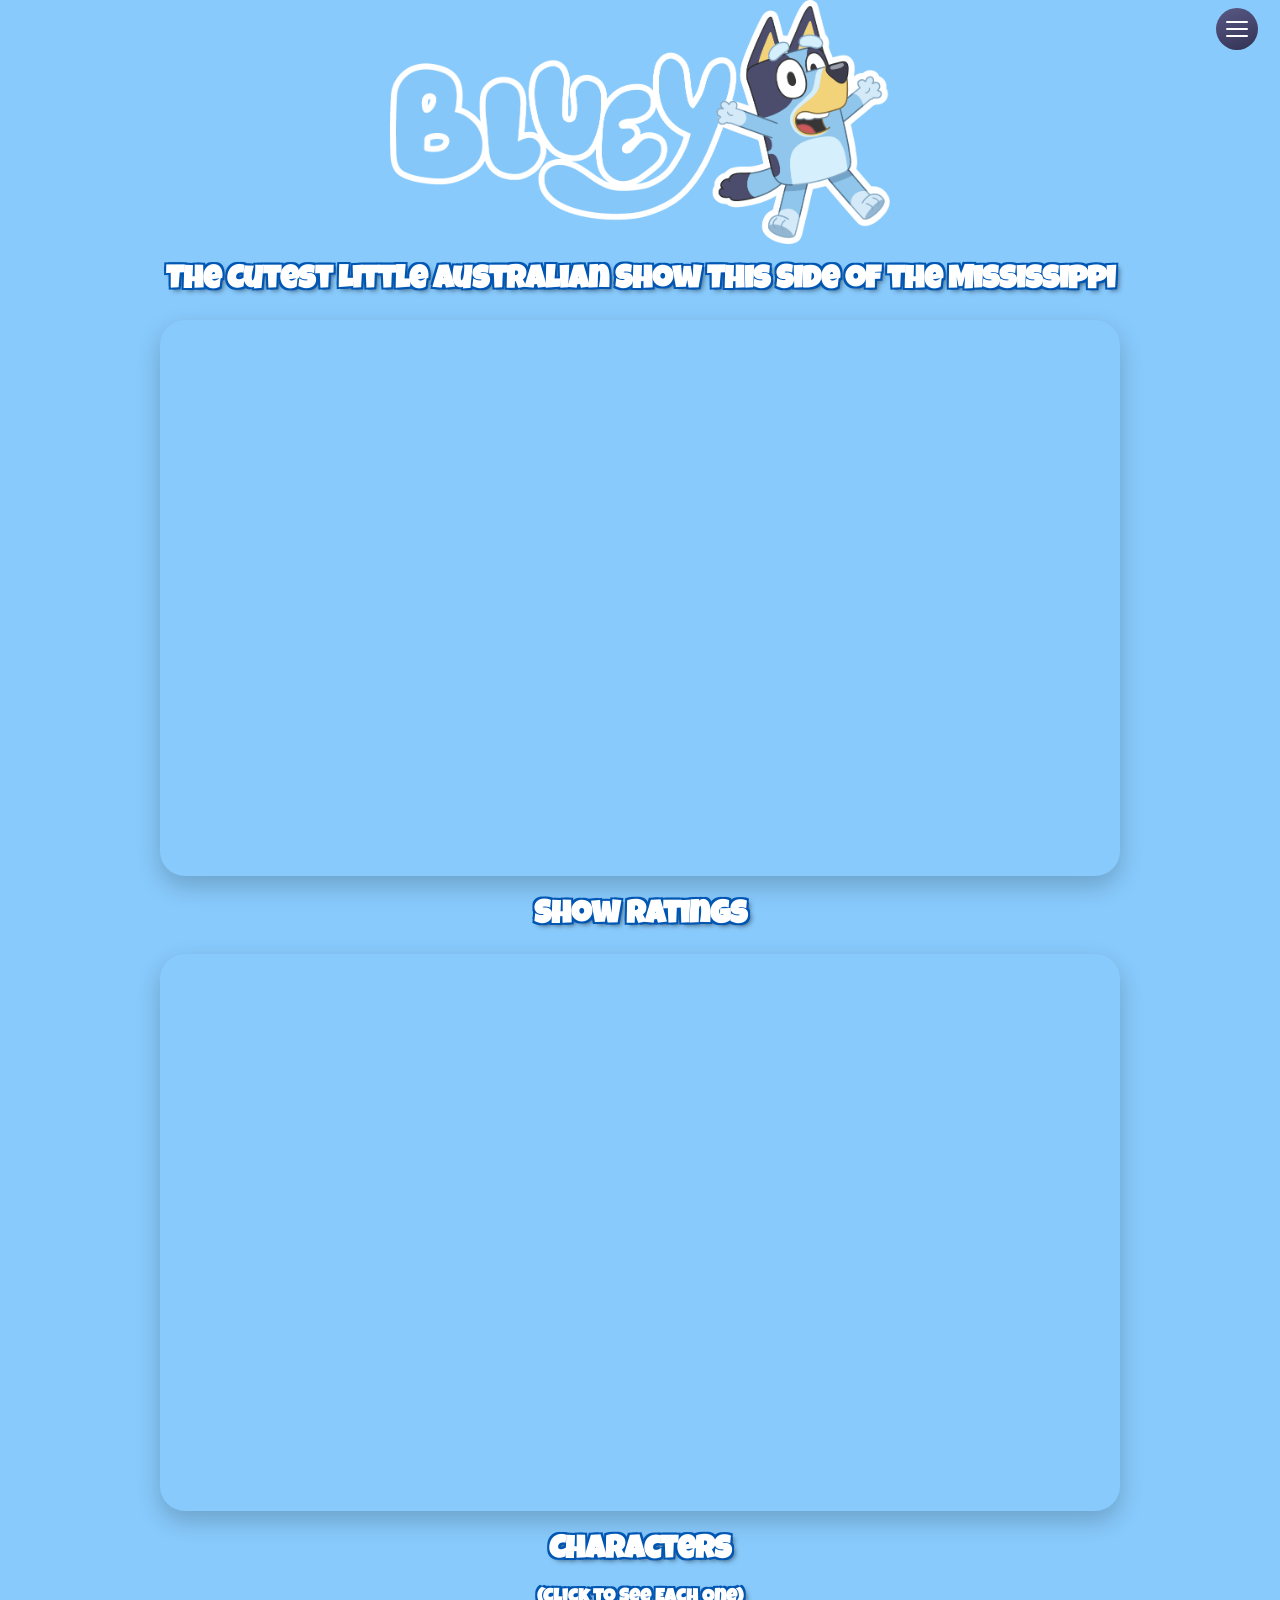
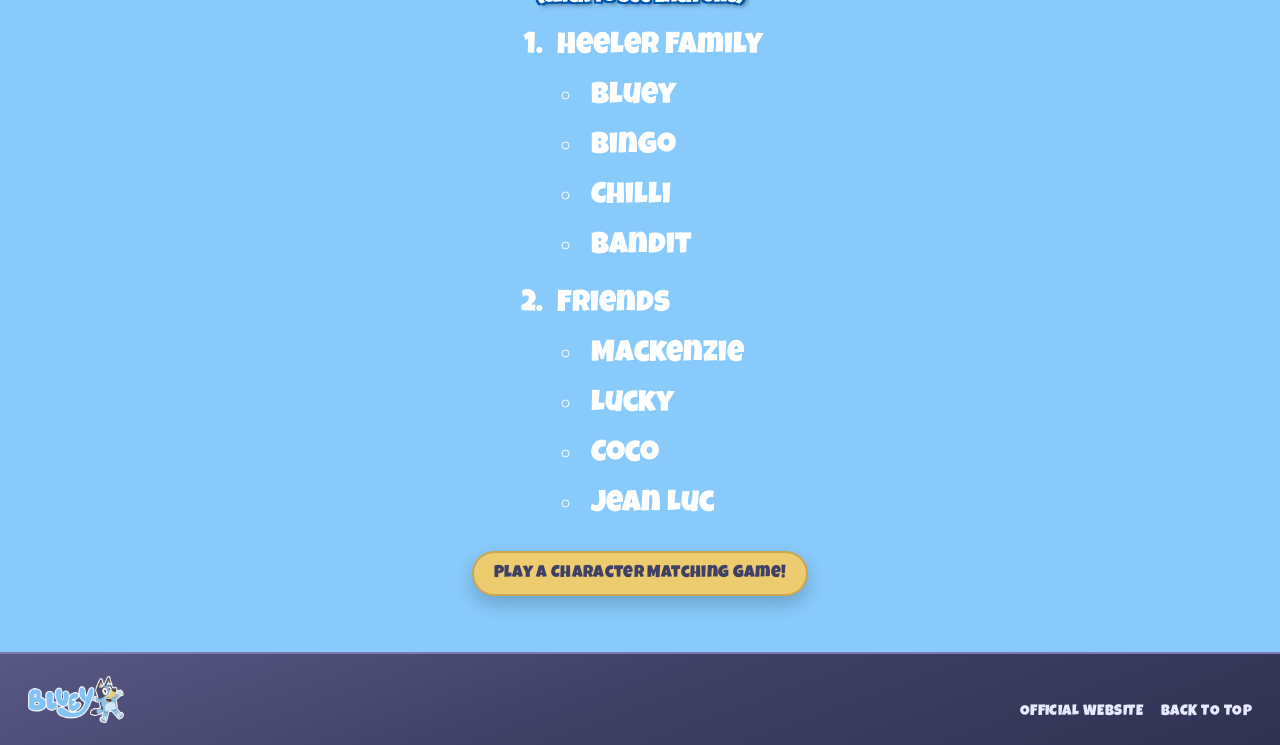
<file: scratch.html>
<!DOCTYPE html>
<html>
<head>
    <meta charset="utf-8">
    <meta name="viewport" content="width=device-width, initial-scale=1, shrink-to-fit=no" />

    <title>Scratch Page</title>
    <!--links to style sheet and custom font for page-->
    <link rel="stylesheet" href="css/scratch_styles.css"/>
    <link rel="preconnect" href="https://fonts.googleapis.com">
    <link rel="preconnect" href="https://fonts.gstatic.com" crossorigin>
    <link href="https://fonts.googleapis.com/css2?family=Luckiest+Guy&display=swap" rel="stylesheet">

</head>
<body>
<!--nav links-->
    <details class="side-nav">
        <summary class="hamburger" aria-label="Main navigation menu">
            <span></span>
            <span></span>
            <span></span>
        </summary>
        <div class="side-nav-links">
            <a href="index.html">Home</a>
            <a href="resume.html">Resume</a>
            <a href="contact.html">Contact</a>
        </div>
    </details>
    <div class="site-frame">
<!--header stuff-->
        <header id="top">
            <img src="images/bluey_logo.png" width="500" alt="Bluey Logo">
        </header>
            <h1>The Cutest Little Australian Show This Side of the Mississippi</h1>
        <div class="content">
 <!--video-->
        <div id="videoWrapper">
            <iframe
                class="video-frame"
                src="https://www.youtube.com/embed/Kf0jwCmNKfU?si=FAmeuyi49FMwawEJ"
                title="YouTube video player"
                frameborder="0"
                allow="accelerometer; autoplay; clipboard-write; encrypted-media; gyroscope; picture-in-picture; web-share"
                referrerpolicy="strict-origin-when-cross-origin"
                allowfullscreen>
            </iframe>
        </div>
<!--tableau-->
    <h1>Show Ratings</h1>
        <div id="tableauWrapper">
            <div class='tableauPlaceholder' id='viz1776193706073' style='position: relative; width: 1600px; height: 927px; margin: 0 auto; transform-origin: top left;'>
                <noscript>
                    <a href='#'>
                        <img alt='Summary Dash ' src='https:&#47;&#47;public.tableau.com&#47;static&#47;images&#47;Bl&#47;BlueyStats&#47;SummaryDash&#47;1_rss.png' style='border: none' />
                    </a>
                </noscript>
                <object class='tableauViz' style='display:none;'>
                    <param name='host_url' value='https%3A%2F%2Fpublic.tableau.com%2F' />
                    <param name='embed_code_version' value='3' />
                    <param name='site_root' value='' />
                    <param name='name' value='BlueyStats&#47;SummaryDash' />
                    <param name='tabs' value='no' />
                    <param name='toolbar' value='yes' />
                    <param name='static_image' value='https:&#47;&#47;public.tableau.com&#47;static&#47;images&#47;Bl&#47;BlueyStats&#47;SummaryDash&#47;1.png' />
                    <param name='animate_transition' value='yes' />
                    <param name='display_static_image' value='yes' />
                    <param name='display_spinner' value='yes' />
                    <param name='display_overlay' value='yes' />
                    <param name='display_count' value='yes' />
                    <param name='language' value='en-US' />
                </object>
            </div>
        </div>
        <script type='text/javascript'>
            var BASE_VIZ_WIDTH = 1600;
            var BASE_VIZ_HEIGHT = 927;
            var wrapperElement = document.getElementById('tableauWrapper');
            var divElement = document.getElementById('viz1776193706073');
            var vizElement = divElement.getElementsByTagName('object')[0];

            // Keep Tableau's native dashboard size, then scale the entire viz to fit.
            vizElement.style.width = BASE_VIZ_WIDTH + 'px';
            vizElement.style.height = BASE_VIZ_HEIGHT + 'px';

            function fitTableauViz() {
                var maxWidth = wrapperElement.clientWidth;
                var widthScale = maxWidth / BASE_VIZ_WIDTH;
                var scale = Math.min(widthScale, 1);

                divElement.style.transform = 'scale(' + scale + ')';
                divElement.style.marginLeft = ((maxWidth - (BASE_VIZ_WIDTH * scale)) / 2) + 'px';
                wrapperElement.style.height = (BASE_VIZ_HEIGHT * scale) + 'px';
            }

            window.addEventListener('resize', fitTableauViz);

            var scriptElement = document.createElement('script');
            scriptElement.src = 'https://public.tableau.com/javascripts/api/viz_v1.js';
            scriptElement.onload = fitTableauViz;
            vizElement.parentNode.insertBefore(scriptElement, vizElement);
            fitTableauViz();
        </script>
<!--character list-->
    <h1>Characters</h1>
    <h3>(Click to See Each One)</h3>
        <ol class="character-list">
            <li class="character-item" tabindex="0">
                <button class="character-name" type="button" aria-expanded="false">Heeler Family</button>
                <img src="images/bluey_fam.jpg" alt="Heeler family image"/>
        
            <ul class="character-sublist">
                <li class="character-item" tabindex="0">
                    <button class="character-name" type="button" aria-expanded="false">Bluey</button>
                    <img src="images/bluey.png" alt="Bluey character image">
                </li>
                <li class="character-item" tabindex="0">
                    <button class="character-name" type="button" aria-expanded="false">Bingo</button>
                    <img src="images/Bingo_Website.webp" alt="Bingo character image">
                </li>
                <li class="character-item" tabindex="0">
                    <button class="character-name" type="button" aria-expanded="false">Chilli</button>
                    <img src="images/Chilli_Website.webp" alt="Chilli character image">
                </li>
                <li class="character-item" tabindex="0">
                    <button class="character-name" type="button" aria-expanded="false">Bandit</button>
                    <img src="images/bandit.webp" alt="Bandit character image">
                </li>

            </ul>
            </li>
            <li class="character-item section-label">
                <span class="character-name">Friends</span>
            <ul class="character-sublist">
                <li class="character-item" tabindex="0">
                    <button class="character-name" type="button" aria-expanded="false">Mackenzie</button>
                    <img src="images/Mackenzie.webp" alt="Mackenzie character image">
                </li>
                <li class="character-item" tabindex="0">
                    <button class="character-name" type="button" aria-expanded="false">Lucky</button>
                    <img src="images/lucky.png" alt="Lucky character image">
                </li>
                <li class="character-item" tabindex="0">
                    <button class="character-name" type="button" aria-expanded="false">Coco</button>
                    <img src="images/coco.webp" alt="Coco character image">
                </li>
                <li class="character-item" tabindex="0">
                    <button class="character-name" type="button" aria-expanded="false">Jean Luc</button>
                    <img src="images/jean-luc.png" alt="Jean Luc character image">
                </li>
            </ul>
            </li>
        </ol>
    <a class="matching-game-btn" href="matching.html">Play a Character Matching Game!</a>
    </div>
    <script>
        const characterItems = document.querySelectorAll('.character-list .character-item');

        characterItems.forEach((item) => {
            const nameButton = item.querySelector('button.character-name');
            if (!nameButton) return;

            nameButton.addEventListener('click', () => {
                const isOpen = item.classList.toggle('is-open');
                nameButton.setAttribute('aria-expanded', String(isOpen));
            });
        });
    </script>
<!--footer stuff-->
        <footer class="site-footer">
            <div class="footer-brand">
                <img class="footer-logo" src="images/bluey_logo.png" alt="Bluey logo">
            </div>
            <nav class="footer-links" aria-label="Footer links">
                <a href="https://www.bluey.tv" target="_blank" rel="noopener noreferrer">Official Website</a>
                <a href="#top">Back to Top</a>
            </nav>
        </footer>
    </div>
</body>
</html>
</file>
<file: css/scratch_styles.css>
body {
  background-color: rgb(136, 202, 252);
  color: #fff;
  font-family: "Luckiest Guy", cursive;
  margin: 0;
  overflow-x: hidden;
}

.site-frame {
  min-height: 100vh;
  transition: transform 0.35s ease;
}

.side-nav {
  position: absolute;
  top: 0;
  right: 0;
  width: 56px;
  padding: 8px;
  display: flex;
  flex-direction: column;
  align-items: flex-start;
  gap: 12px;
  background: transparent;
  border-radius: 0;
  box-shadow: none;
  z-index: 1000;
  overflow: hidden;
  transition: width 0.35s ease, background-color 0.2s ease, padding 0.35s ease;
}

.side-nav summary::-webkit-details-marker {
  display: none;
}

.hamburger {
  width: 42px;
  height: 42px;
  border-radius: 50%;
  background: linear-gradient(160deg, #585885 0%, #404066 65%, #313151 100%);
  display: flex;
  flex-direction: column;
  justify-content: center;
  gap: 5px;
  padding: 0 10px;
  box-sizing: border-box;
  flex-shrink: 0;
  cursor: pointer;
  list-style: none;
}

.hamburger span {
  width: 100%;
  height: 2px;
  border-radius: 999px;
  background-color: #ffffff;
}

.side-nav-links {
  display: flex;
  flex-direction: column;
  gap: 10px;
  width: 100%;
  opacity: 0;
  transform: translateX(20px);
  transition: opacity 0.25s ease, transform 0.3s ease;
  pointer-events: none;
}

.side-nav-links a {
  font-family: "Trebuchet MS", "Segoe UI", sans-serif;
  font-size: 0.9rem;
  letter-spacing: 0.03em;
  text-transform: uppercase;
  color: #404066;
  text-decoration: none;
  padding: 8px 12px;
  border-radius: 10px;
  white-space: nowrap;
  transition: background-color 0.2s ease, color 0.2s ease;
}

.side-nav-links a:hover,
.side-nav-links a:focus-visible {
  background-color: #404066;
  color: #ffffff;
}

.side-nav[open] {
  width: 230px;
  padding: 10px 12px 12px 10px;
  background-color: #ffffff;
  border-radius: 0 0 0 22px;
  box-shadow: 0 8px 18px rgba(35, 35, 68, 0.25);
}

.side-nav[open] .side-nav-links {
  opacity: 1;
  transform: translateX(0);
  pointer-events: auto;
}

.side-nav[open] + .site-frame {
  transform: translateX(-165px);
}

h1,
h2,
h3,
h4,
h5,
h6 {
  text-align: center;
  font-family: "Luckiest Guy", cursive;
  color: #fff;
  text-shadow: 
    -2px -2px 0 #0056b3, 
    2px -2px 0 #0056b3, 
    -2px 2px 0 #0056b3, 
    2px 2px 0 #0056b3,
    3px 3px 5px rgba(0,0,0,0.5); /* Blue outline and shadow */
}

#videoWrapper,
#tableauWrapper {
  width: 75%;
  max-width: 1600px;
  margin: 0 auto 24px;
  border-radius: 25px;
  overflow: hidden;
  box-sizing: border-box;
  box-shadow: 0 10px 24px rgba(0, 0, 0, 0.2);
}

.video-frame {
  display: block;
  width: 100%;
  aspect-ratio: 1600 / 927;
  border: 0;
}

.character-list {
  width: fit-content;
  margin: 0 auto;
}

.character-sublist {
  margin: 8px 0 18px;
  padding-left: 34px;
}

.character-item {
  position: relative;
  margin: 10px 0;
}

.character-item.section-label {
  margin-top: 16px;
}

.character-item.section-label .character-name {
  cursor: default;
}

.character-item:focus {
  outline: none;
}

.character-name {
  display: inline-block;
  background: transparent;
  border: 0;
  font: inherit;
  cursor: pointer;
  color: inherit;
  line-height: 1.2;
  padding: 2px 8px;
  border-radius: 10px;
  transition: color 0.2s ease, background-color 0.2s ease, text-shadow 0.2s ease;
}

.character-item:hover .character-name {
  color: #404066;
  background-color: #d2ebff;
  text-shadow: 0 0 8px rgba(237, 204, 111, 0.55);
}

.character-name:focus-visible {
  color: #404066;
  background-color: #d2ebff;
  text-shadow: 0 0 8px rgba(237, 204, 111, 0.65);
}

.character-list .character-item > img {
  display: block;
  width: 220px;
  height: 140px;
  object-fit: cover;
  border: none;
  border-radius: 14px;
  box-shadow: 0 10px 24px rgba(0, 0, 0, 0.2);
  margin-top: 0;
  max-height: 0;
  opacity: 0;
  overflow: hidden;
  transform: translateY(-8px);
  transition: max-height 0.3s ease, margin-top 0.3s ease, opacity 0.2s ease, transform 0.3s ease;
}

/* Keep the family preview in landscape */
.character-list > .character-item > img {
  width: 220px;
  height: 140px;
}

/* Make individual character previews portrait and uniform */
.character-list ul .character-item > img {
  width: 160px;
  height: 220px;
}

.character-list .character-item.is-open > img {
  max-height: 220px;
  margin-top: 10px;
  opacity: 1;
  transform: translateY(0);
}

.matching-game-btn {
  display: block;
  width: fit-content;
  margin: 26px auto 0;
  padding: 12px 20px;
  border-radius: 999px;
  border: 2px solid #c9a64f;
  background-color: #edcc6f;
  color: #404066;
  font-family: "Luckiest Guy", cursive;
  font-size: 1.05rem;
  letter-spacing: 0.02em;
  text-decoration: none;
  box-shadow: 0 8px 18px rgba(0, 0, 0, 0.2);
  transition: transform 0.2s ease, box-shadow 0.2s ease, filter 0.2s ease;
}

.matching-game-btn:hover,
.matching-game-btn:focus-visible {
  transform: translateY(-2px);
  box-shadow: 0 12px 20px rgba(0, 0, 0, 0.25);
  filter: brightness(1.05);
}

header {
  display: flex;
  align-items: center;
  justify-content: center;
}

.character-list {
  font-size: 25px;
}

.character-item {
  font-size: 30px;
}

.site-footer {
  margin-top: 56px;
  margin-bottom: 0;
  padding: 22px 28px;
  display: flex;
  align-items: flex-end;
  justify-content: space-between;
  background: linear-gradient(160deg, #585885 0%, #404066 48%, #313151 100%);
  border-top: 2px solid #7a7ab0;
}

.footer-brand {
  display: flex;
  align-items: flex-end;
}

.footer-logo {
  width: 96px;
  height: auto;
  opacity: 0.96;
}

.footer-links {
  display: flex;
  gap: 18px;
  align-items: center;
}

.footer-links a {
  font-family: "luckiest guy", sans-serif;
  font-size: 0.95rem;
  letter-spacing: 0.03em;
  text-transform: uppercase;
  color: #e6e9ff;
  text-decoration: none;
  padding-bottom: 2px;
  border-bottom: 1px solid transparent;
  transition: color 0.2s ease, border-color 0.2s ease;
}

.footer-links a:hover,
.footer-links a:focus-visible {
  color: #ffffff;
  border-bottom-color: #b8c2ff;
}

@media (max-width: 700px) {
  .side-nav {
    width: 58px;
    padding: 8px 10px 10px 8px;
  }

  .side-nav[open] {
    width: 190px;
    padding: 8px 10px 10px 8px;
  }

  .side-nav-links a {
    font-size: 0.8rem;
    padding: 7px 9px;
  }

  .side-nav[open] + .site-frame {
    transform: translateX(-130px);
  }

  .site-footer {
    padding: 18px 16px;
  }

  .footer-logo {
    width: 78px;
  }

  .footer-links {
    gap: 12px;
    flex-direction: column;
    align-items: flex-end;
  }

  .footer-links a {
    font-size: 0.82rem;
  }
}
</file>
